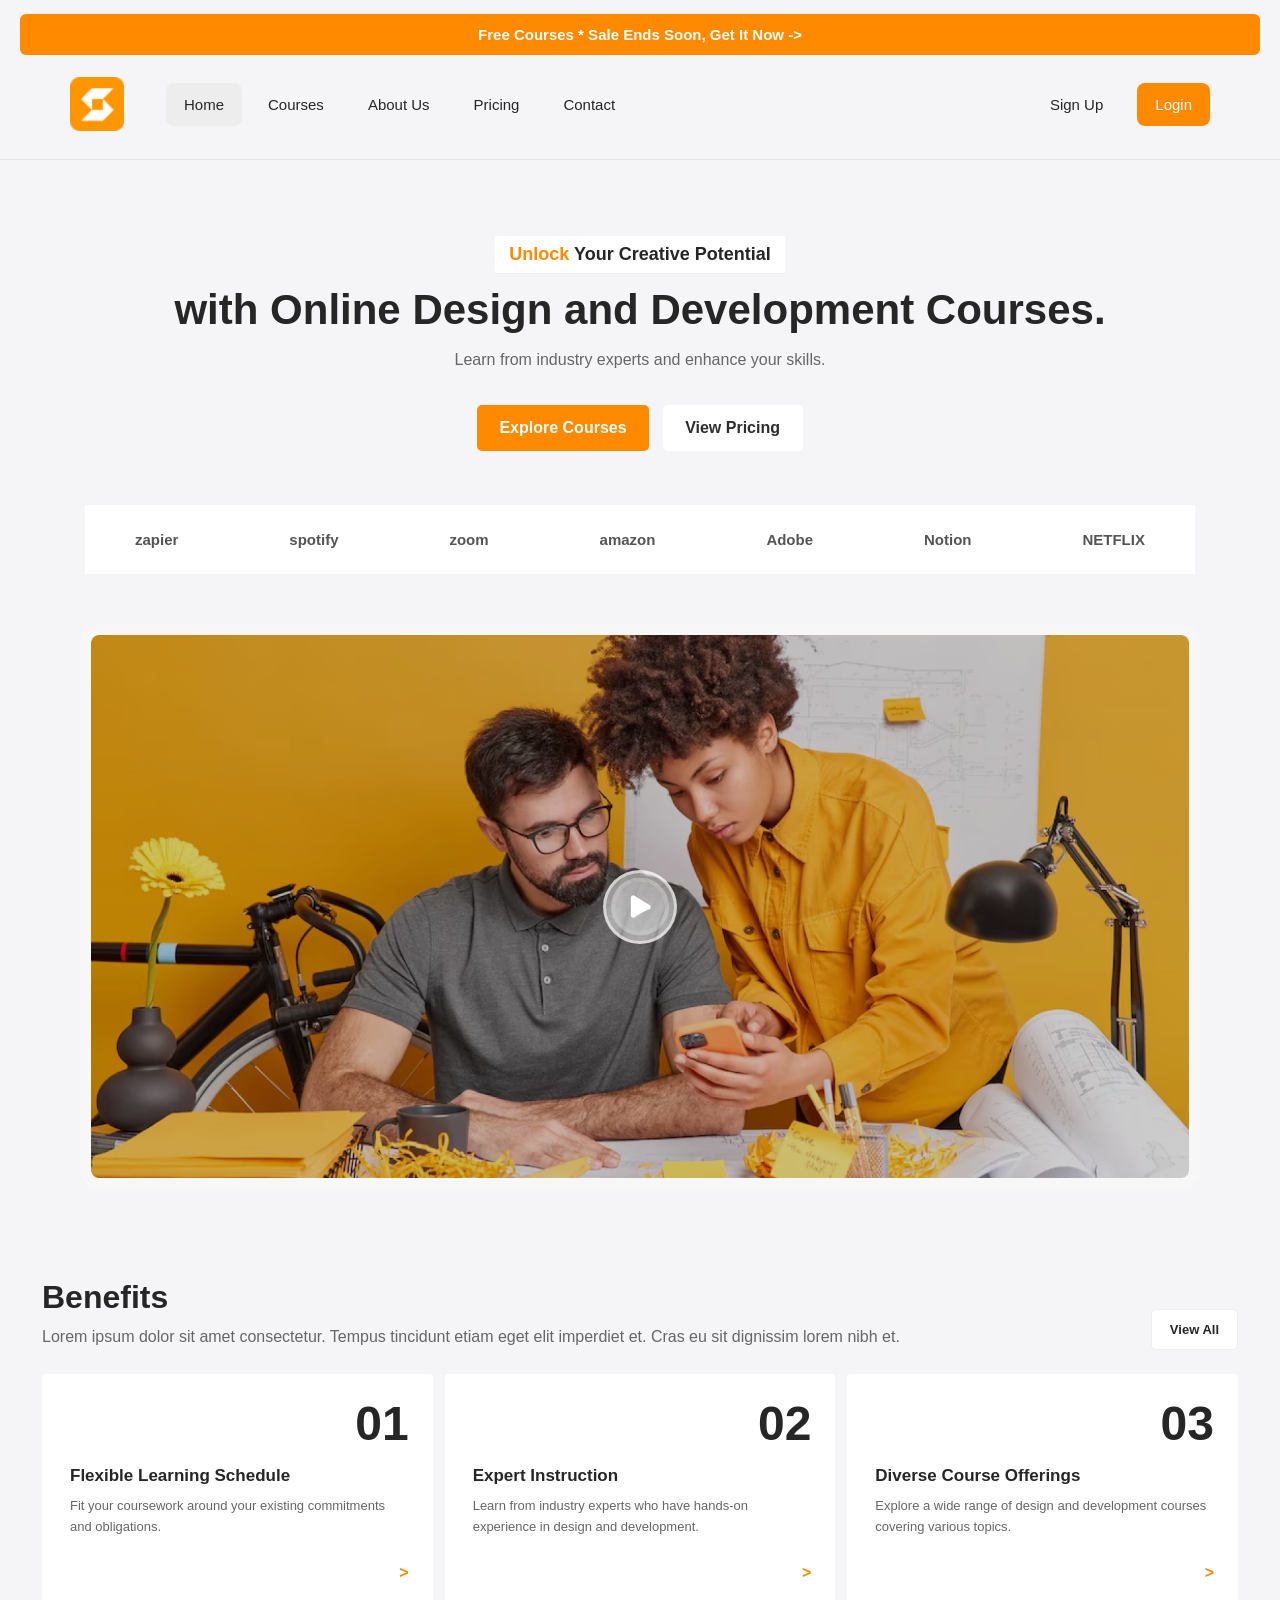
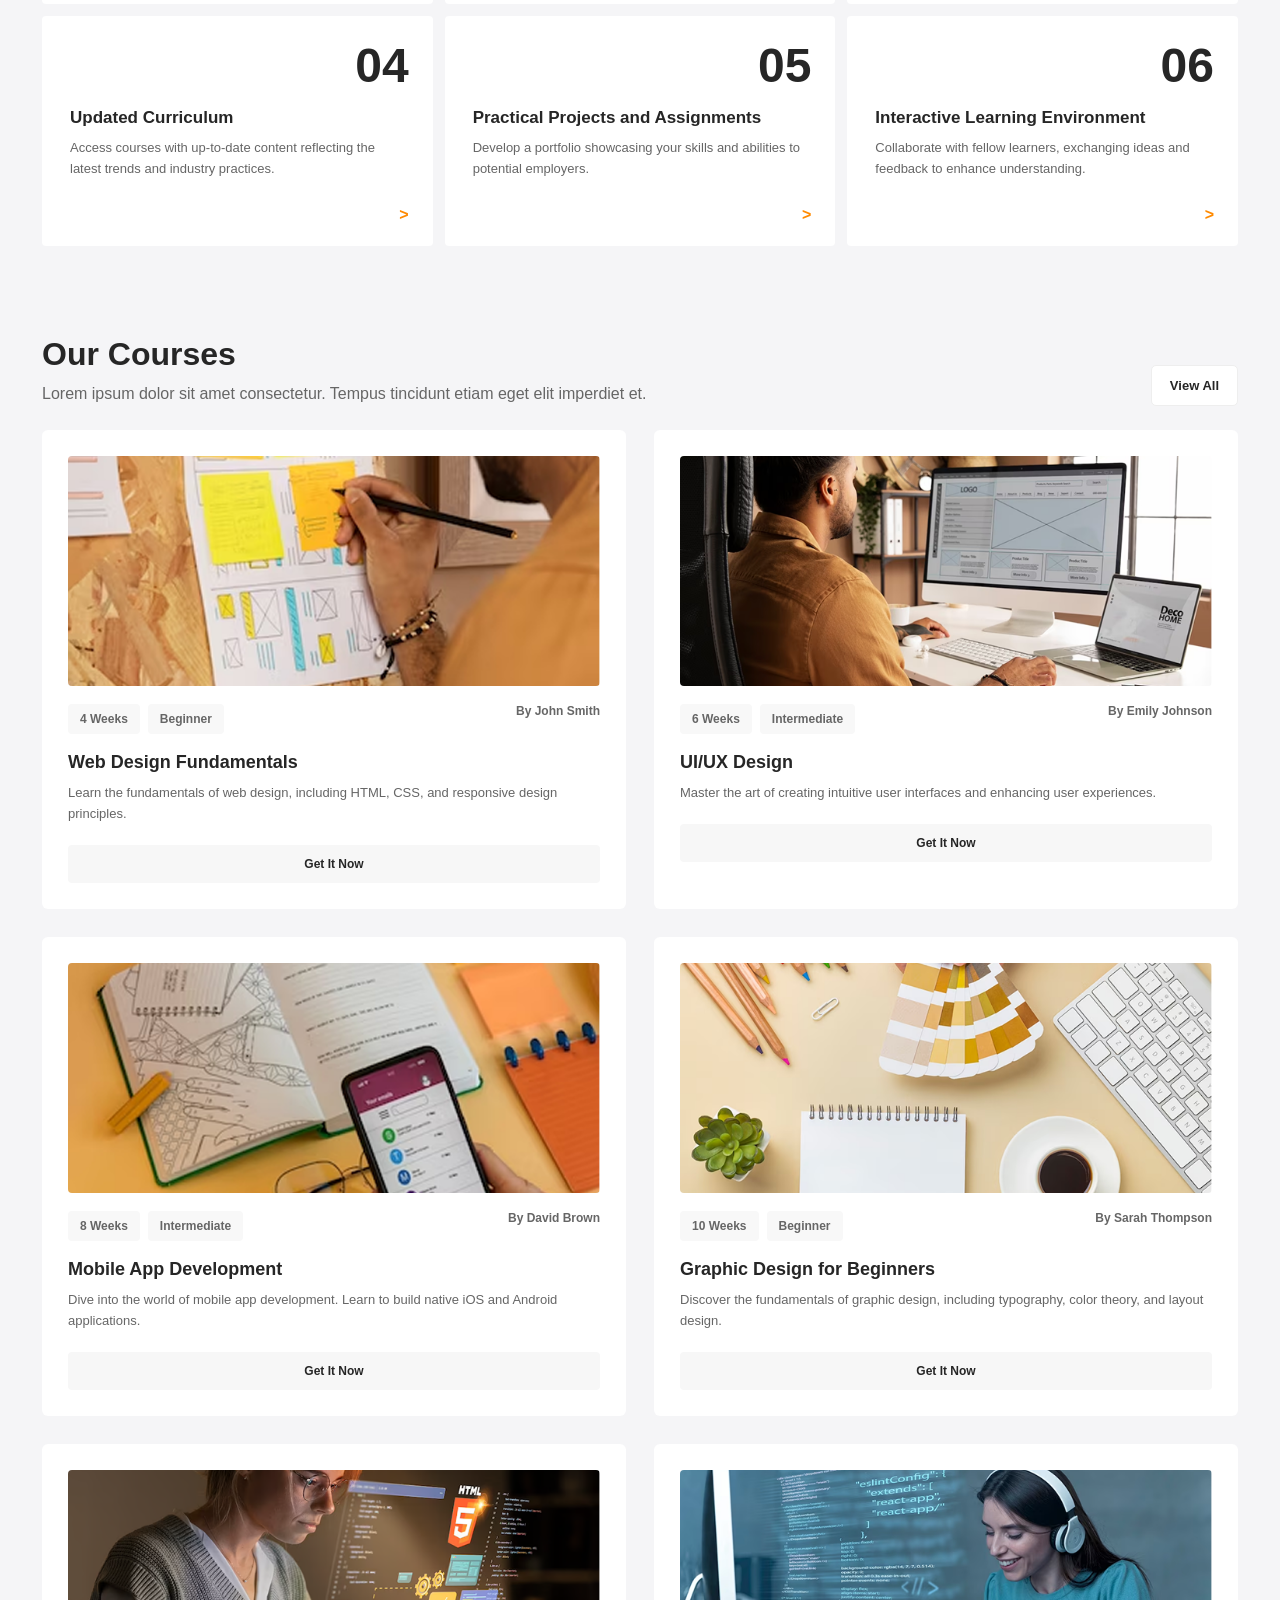
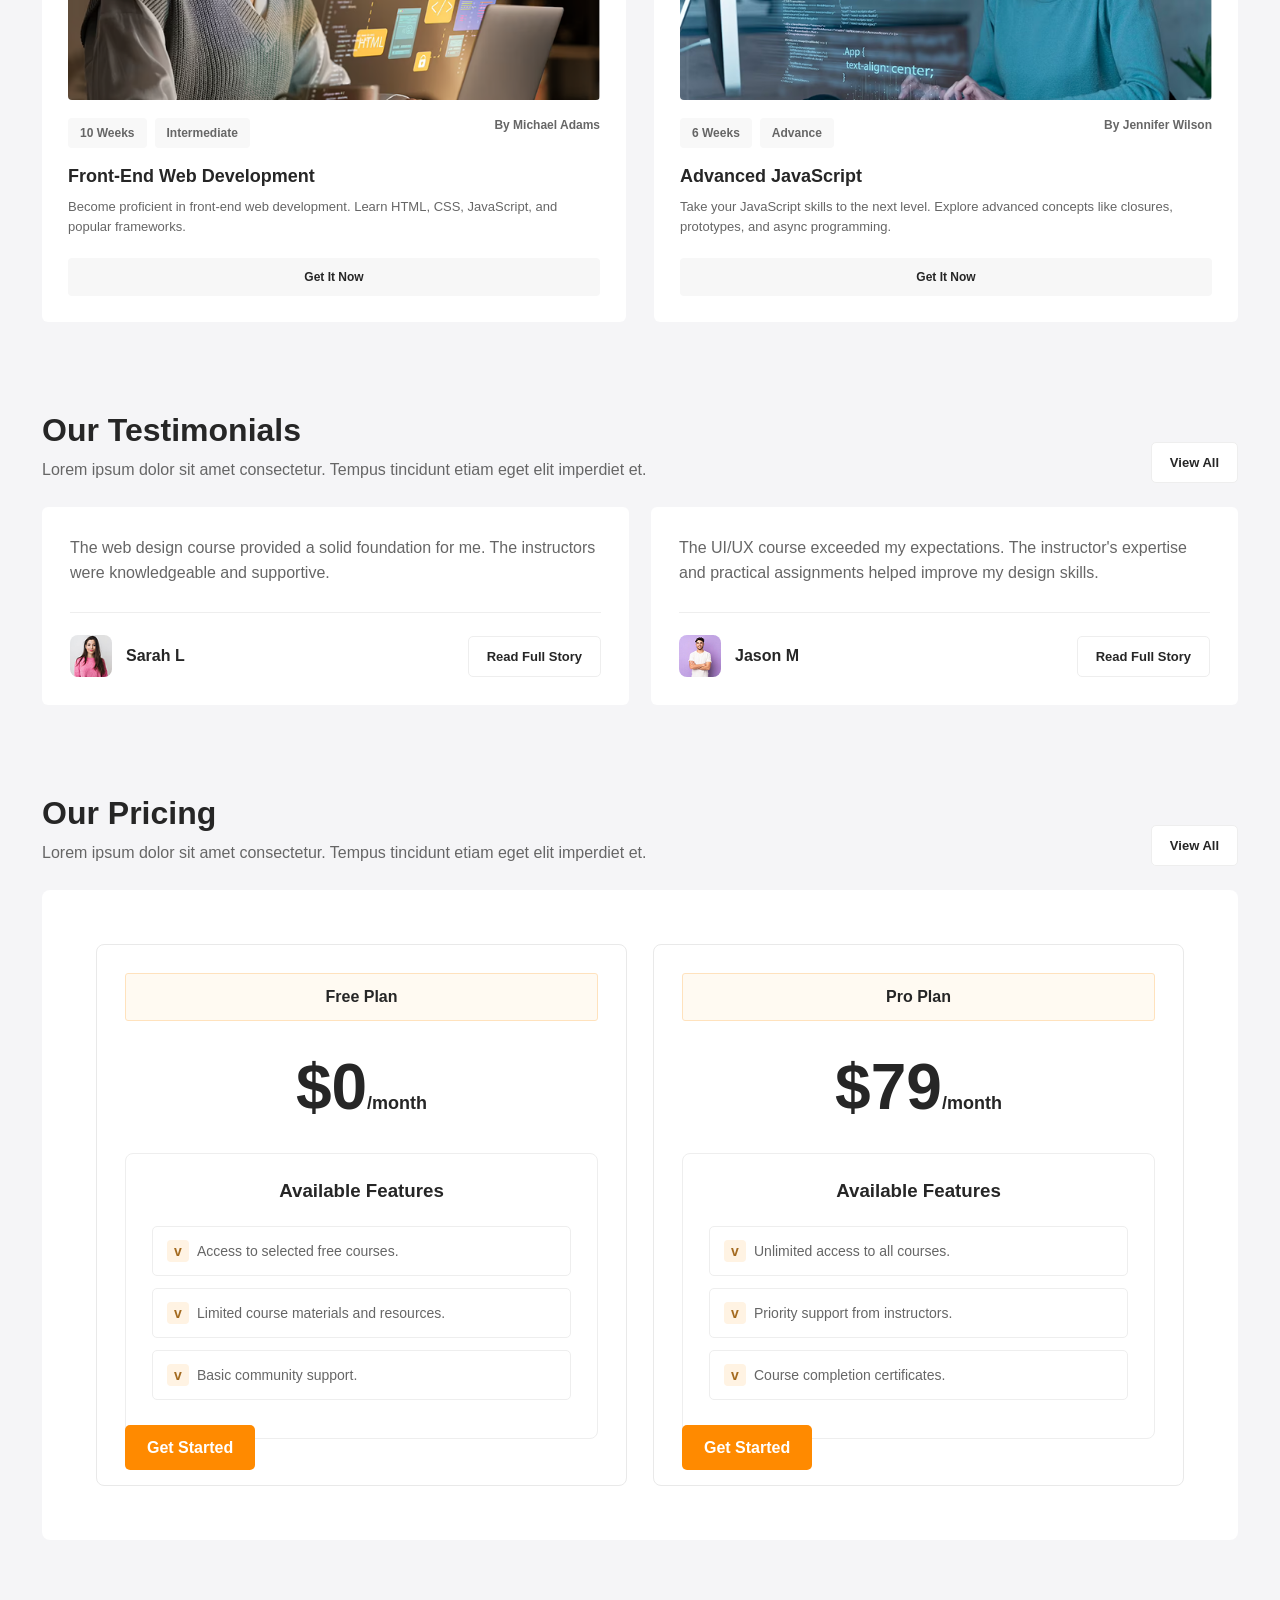
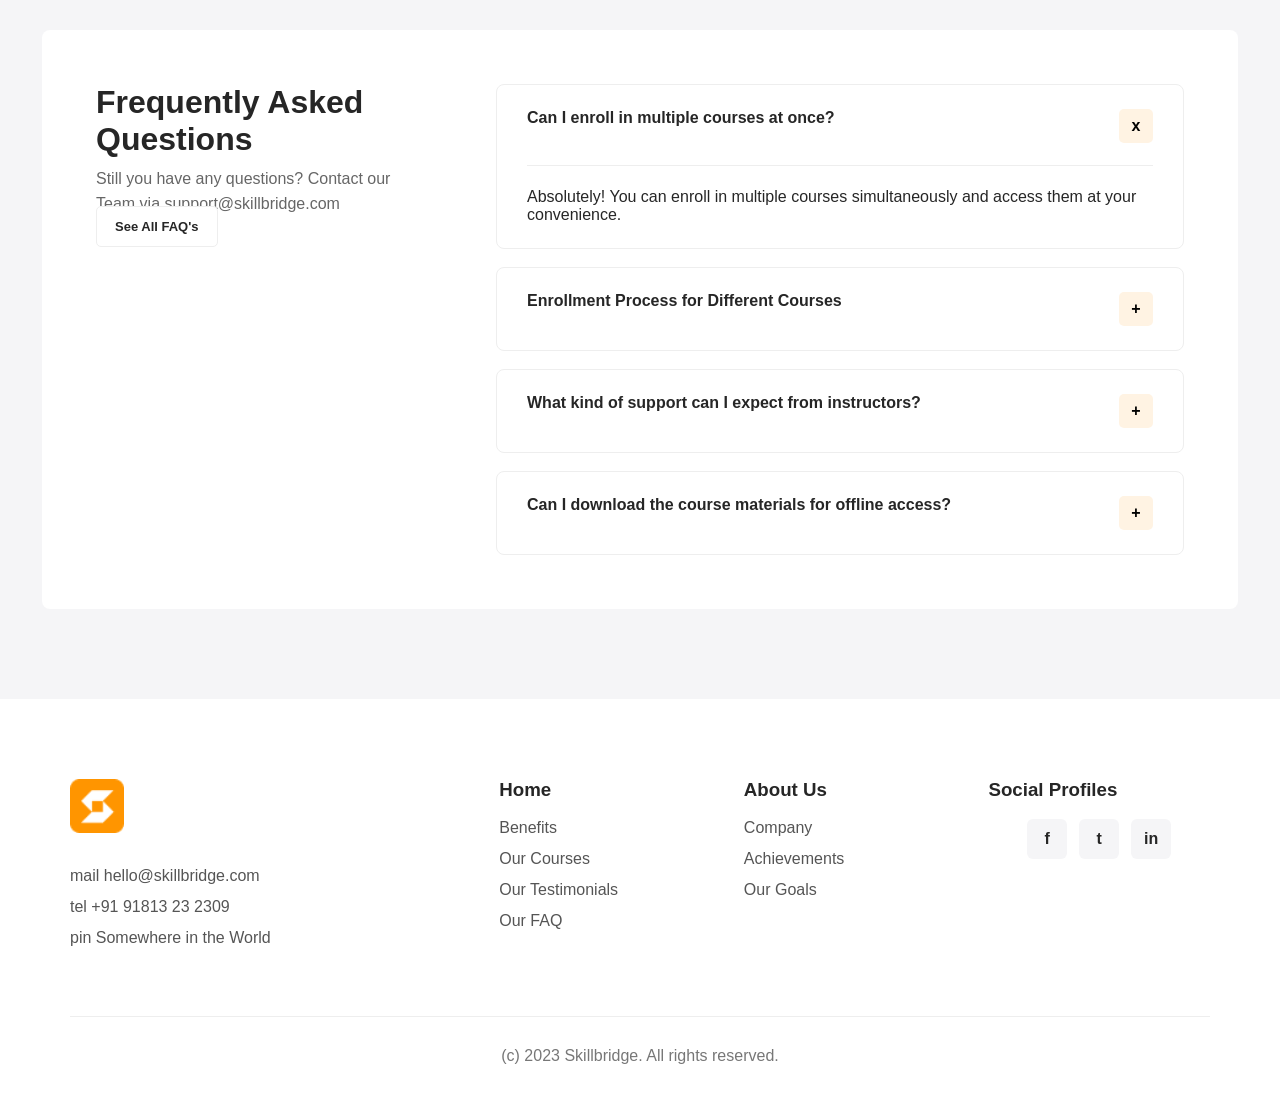
<file: index.html>
<!doctype html>
<html lang="en">
<head>
    <meta charset="UTF-8">
    <meta name="viewport" content="width=device-width, initial-scale=1.0">
    <title>Skillbridge - Home</title>
    <link rel="stylesheet" href="assets/css/style.css">
</head>
<body>
    <div class="promo">Free Courses * Sale Ends Soon, Get It Now -></div>
    <div class="head">
        <div class="head-left">
            <a href="index.html"><img class="logo" src="assets/img/logo.png" alt="Skillbridge logo"></a>
            <div class="nav">
                <a class="active" href="index.html">Home</a>
                <a href="courses.html">Courses</a>
                <a href="about.html">About Us</a>
                <a href="pricing.html">Pricing</a>
                <a href="contact.html">Contact</a>
            </div>
        </div>
        <div class="auth">
            <a href="signup.html">Sign Up</a>
            <a class="login-btn" href="login.html">Login</a>
            <button class="burger" type="button"><span></span><span></span><span></span></button>
        </div>
    </div>
    <div class="mobile-menu">
        <a href="index.html">Home</a>
        <a href="courses.html">Courses</a>
        <a href="about.html">About Us</a>
        <a href="pricing.html">Pricing</a>
        <a href="contact.html">Contact</a>
    </div>

    <div class="home-hero">
        <div class="small-title"><span class="orange">Unlock</span> Your Creative Potential</div>
        <h1>with Online Design and Development Courses.</h1>
        <p>Learn from industry experts and enhance your skills.</p>
        <div class="btn-row">
            <a class="btn" href="courses.html">Explore Courses</a>
            <a class="btn light" href="pricing.html">View Pricing</a>
        </div>
    </div>

    <div class="brands">
        <span>zapier</span>
        <span>spotify</span>
        <span>zoom</span>
        <span>amazon</span>
        <span>Adobe</span>
        <span>Notion</span>
        <span>NETFLIX</span>
    </div>

    <div class="video-box">
        <img src="assets/img/video-home.png" alt="Students learning design">
        <div class="play">></div>
    </div>

    <div class="wrap">
        <div class="part">
            <div class="part-head">
                <div>
                    <h2>Benefits</h2>
                    <p>Lorem ipsum dolor sit amet consectetur. Tempus tincidunt etiam eget elit imperdiet et. Cras eu sit dignissim lorem nibh et.</p>
                </div>
                <a class="small-link" href="about.html">View All</a>
            </div>
            <div class="benefits">
                <div class="benefit">
                    <div class="num">01</div>
                    <h3>Flexible Learning Schedule</h3>
                    <p>Fit your coursework around your existing commitments and obligations.</p>
                    <a class="tiny-go" href="courses.html">></a>
                </div>
                <div class="benefit">
                    <div class="num">02</div>
                    <h3>Expert Instruction</h3>
                    <p>Learn from industry experts who have hands-on experience in design and development.</p>
                    <a class="tiny-go" href="courses.html">></a>
                </div>
                <div class="benefit">
                    <div class="num">03</div>
                    <h3>Diverse Course Offerings</h3>
                    <p>Explore a wide range of design and development courses covering various topics.</p>
                    <a class="tiny-go" href="courses.html">></a>
                </div>
                <div class="benefit">
                    <div class="num">04</div>
                    <h3>Updated Curriculum</h3>
                    <p>Access courses with up-to-date content reflecting the latest trends and industry practices.</p>
                    <a class="tiny-go" href="courses.html">></a>
                </div>
                <div class="benefit">
                    <div class="num">05</div>
                    <h3>Practical Projects and Assignments</h3>
                    <p>Develop a portfolio showcasing your skills and abilities to potential employers.</p>
                    <a class="tiny-go" href="courses.html">></a>
                </div>
                <div class="benefit">
                    <div class="num">06</div>
                    <h3>Interactive Learning Environment</h3>
                    <p>Collaborate with fellow learners, exchanging ideas and feedback to enhance understanding.</p>
                    <a class="tiny-go" href="courses.html">></a>
                </div>
            </div>
        </div>

        <div class="part">
            <div class="part-head">
                <div>
                    <h2>Our Courses</h2>
                    <p>Lorem ipsum dolor sit amet consectetur. Tempus tincidunt etiam eget elit imperdiet et.</p>
                </div>
                <a class="small-link" href="courses.html">View All</a>
            </div>
            <div class="course-grid">
                <div class="course-card">
                    <img src="assets/img/wide-web.png" alt="Web design">
                    <div class="meta"><div class="tags"><span class="tag">4 Weeks</span><span class="tag">Beginner</span></div><span>By John Smith</span></div>
                    <h3>Web Design Fundamentals</h3>
                    <p>Learn the fundamentals of web design, including HTML, CSS, and responsive design principles.</p>
                    <a class="mini-btn" href="course-open.html">Get It Now</a>
                </div>
                <div class="course-card">
                    <img src="assets/img/wide-ui.png" alt="UI design">
                    <div class="meta"><div class="tags"><span class="tag">6 Weeks</span><span class="tag">Intermediate</span></div><span>By Emily Johnson</span></div>
                    <h3>UI/UX Design</h3>
                    <p>Master the art of creating intuitive user interfaces and enhancing user experiences.</p>
                    <a class="mini-btn" href="course-open.html">Get It Now</a>
                </div>
                <div class="course-card">
                    <img src="assets/img/wide-mobile.png" alt="Mobile app">
                    <div class="meta"><div class="tags"><span class="tag">8 Weeks</span><span class="tag">Intermediate</span></div><span>By David Brown</span></div>
                    <h3>Mobile App Development</h3>
                    <p>Dive into the world of mobile app development. Learn to build native iOS and Android applications.</p>
                    <a class="mini-btn" href="course-open.html">Get It Now</a>
                </div>
                <div class="course-card">
                    <img src="assets/img/wide-graphic.png" alt="Graphic design">
                    <div class="meta"><div class="tags"><span class="tag">10 Weeks</span><span class="tag">Beginner</span></div><span>By Sarah Thompson</span></div>
                    <h3>Graphic Design for Beginners</h3>
                    <p>Discover the fundamentals of graphic design, including typography, color theory, and layout design.</p>
                    <a class="mini-btn" href="course-open.html">Get It Now</a>
                </div>
                <div class="course-card">
                    <img src="assets/img/wide-front.png" alt="Frontend course">
                    <div class="meta"><div class="tags"><span class="tag">10 Weeks</span><span class="tag">Intermediate</span></div><span>By Michael Adams</span></div>
                    <h3>Front-End Web Development</h3>
                    <p>Become proficient in front-end web development. Learn HTML, CSS, JavaScript, and popular frameworks.</p>
                    <a class="mini-btn" href="course-open.html">Get It Now</a>
                </div>
                <div class="course-card">
                    <img src="assets/img/wide-js.png" alt="Advanced JavaScript">
                    <div class="meta"><div class="tags"><span class="tag">6 Weeks</span><span class="tag">Advance</span></div><span>By Jennifer Wilson</span></div>
                    <h3>Advanced JavaScript</h3>
                    <p>Take your JavaScript skills to the next level. Explore advanced concepts like closures, prototypes, and async programming.</p>
                    <a class="mini-btn" href="course-open.html">Get It Now</a>
                </div>
            </div>
        </div>

        <div class="part">
            <div class="part-head">
                <div>
                    <h2>Our Testimonials</h2>
                    <p>Lorem ipsum dolor sit amet consectetur. Tempus tincidunt etiam eget elit imperdiet et.</p>
                </div>
                <a class="small-link" href="login.html">View All</a>
            </div>
            <div class="story-grid">
                <div class="story">
                    <p>The web design course provided a solid foundation for me. The instructors were knowledgeable and supportive.</p>
                    <div class="person"><div class="person-left"><img src="assets/img/avatar-sarah.png" alt="Sarah">Sarah L</div><a class="small-link" href="login.html">Read Full Story</a></div>
                </div>
                <div class="story">
                    <p>The UI/UX course exceeded my expectations. The instructor's expertise and practical assignments helped improve my design skills.</p>
                    <div class="person"><div class="person-left"><img src="assets/img/avatar-jason.png" alt="Jason">Jason M</div><a class="small-link" href="login.html">Read Full Story</a></div>
                </div>
            </div>
        </div>

        <div class="part">
            <div class="part-head">
                <div>
                    <h2>Our Pricing</h2>
                    <p>Lorem ipsum dolor sit amet consectetur. Tempus tincidunt etiam eget elit imperdiet et.</p>
                </div>
                <a class="small-link" href="pricing.html">View All</a>
            </div>
            <div class="price-panel">
                <div class="price-grid">
                    <div class="price-card">
                        <div class="price-name">Free Plan</div>
                        <div class="money">$0<small>/month</small></div>
                        <div class="features">
                            <h3>Available Features</h3>
                            <div class="feature"><span class="check">v</span>Access to selected free courses.</div>
                            <div class="feature"><span class="check">v</span>Limited course materials and resources.</div>
                            <div class="feature"><span class="check">v</span>Basic community support.</div>
                        </div>
                        <a class="btn full" href="signup.html">Get Started</a>
                    </div>
                    <div class="price-card">
                        <div class="price-name">Pro Plan</div>
                        <div class="money">$79<small>/month</small></div>
                        <div class="features">
                            <h3>Available Features</h3>
                            <div class="feature"><span class="check">v</span>Unlimited access to all courses.</div>
                            <div class="feature"><span class="check">v</span>Priority support from instructors.</div>
                            <div class="feature"><span class="check">v</span>Course completion certificates.</div>
                        </div>
                        <a class="btn full" href="signup.html">Get Started</a>
                    </div>
                </div>
            </div>
        </div>

        <div class="part" style="margin-bottom: 90px;">
            <div class="faq-panel">
                <div>
                    <h2>Frequently Asked Questions</h2>
                    <p>Still you have any questions? Contact our Team via support@skillbridge.com</p>
                    <a class="small-link" href="contact.html">See All FAQ's</a>
                </div>
                <div class="faq-list">
                    <div class="faq-item open">
                        <div class="faq-q">Can I enroll in multiple courses at once?<button class="faq-icon" type="button">x</button></div>
                        <div class="faq-answer">Absolutely! You can enroll in multiple courses simultaneously and access them at your convenience.</div>
                    </div>
                    <div class="faq-item">
                        <div class="faq-q">Enrollment Process for Different Courses<button class="faq-icon" type="button">+</button></div>
                        <div class="faq-answer">Choose a course, open the course page, and click Get Started.</div>
                    </div>
                    <div class="faq-item">
                        <div class="faq-q">What kind of support can I expect from instructors?<button class="faq-icon" type="button">+</button></div>
                        <div class="faq-answer">Students can ask questions, get feedback and review practical tasks.</div>
                    </div>
                    <div class="faq-item">
                        <div class="faq-q">Can I download the course materials for offline access?<button class="faq-icon" type="button">+</button></div>
                        <div class="faq-answer">Yes, paid plans include downloadable course materials.</div>
                    </div>
                </div>
            </div>
        </div>
    </div>

    <div class="foot">
        <div class="foot-inner">
            <div>
                <img class="foot-logo" src="assets/img/logo.png" alt="Skillbridge logo">
                <p>mail hello@skillbridge.com</p>
                <p>tel +91 91813 23 2309</p>
                <p>pin Somewhere in the World</p>
            </div>
            <div>
                <h3>Home</h3>
                <a href="index.html">Benefits</a>
                <a href="courses.html">Our Courses</a>
                <a href="index.html">Our Testimonials</a>
                <a href="pricing.html">Our FAQ</a>
            </div>
            <div>
                <h3>About Us</h3>
                <a href="about.html">Company</a>
                <a href="about.html">Achievements</a>
                <a href="about.html">Our Goals</a>
            </div>
            <div>
                <h3>Social Profiles</h3>
                <div class="socials"><span>f</span><span>t</span><span>in</span></div>
            </div>
        </div>
        <div class="copy">(c) 2023 Skillbridge. All rights reserved.</div>
    </div>
    <script src="assets/js/app.js"></script>
</body>
</html>
</file>
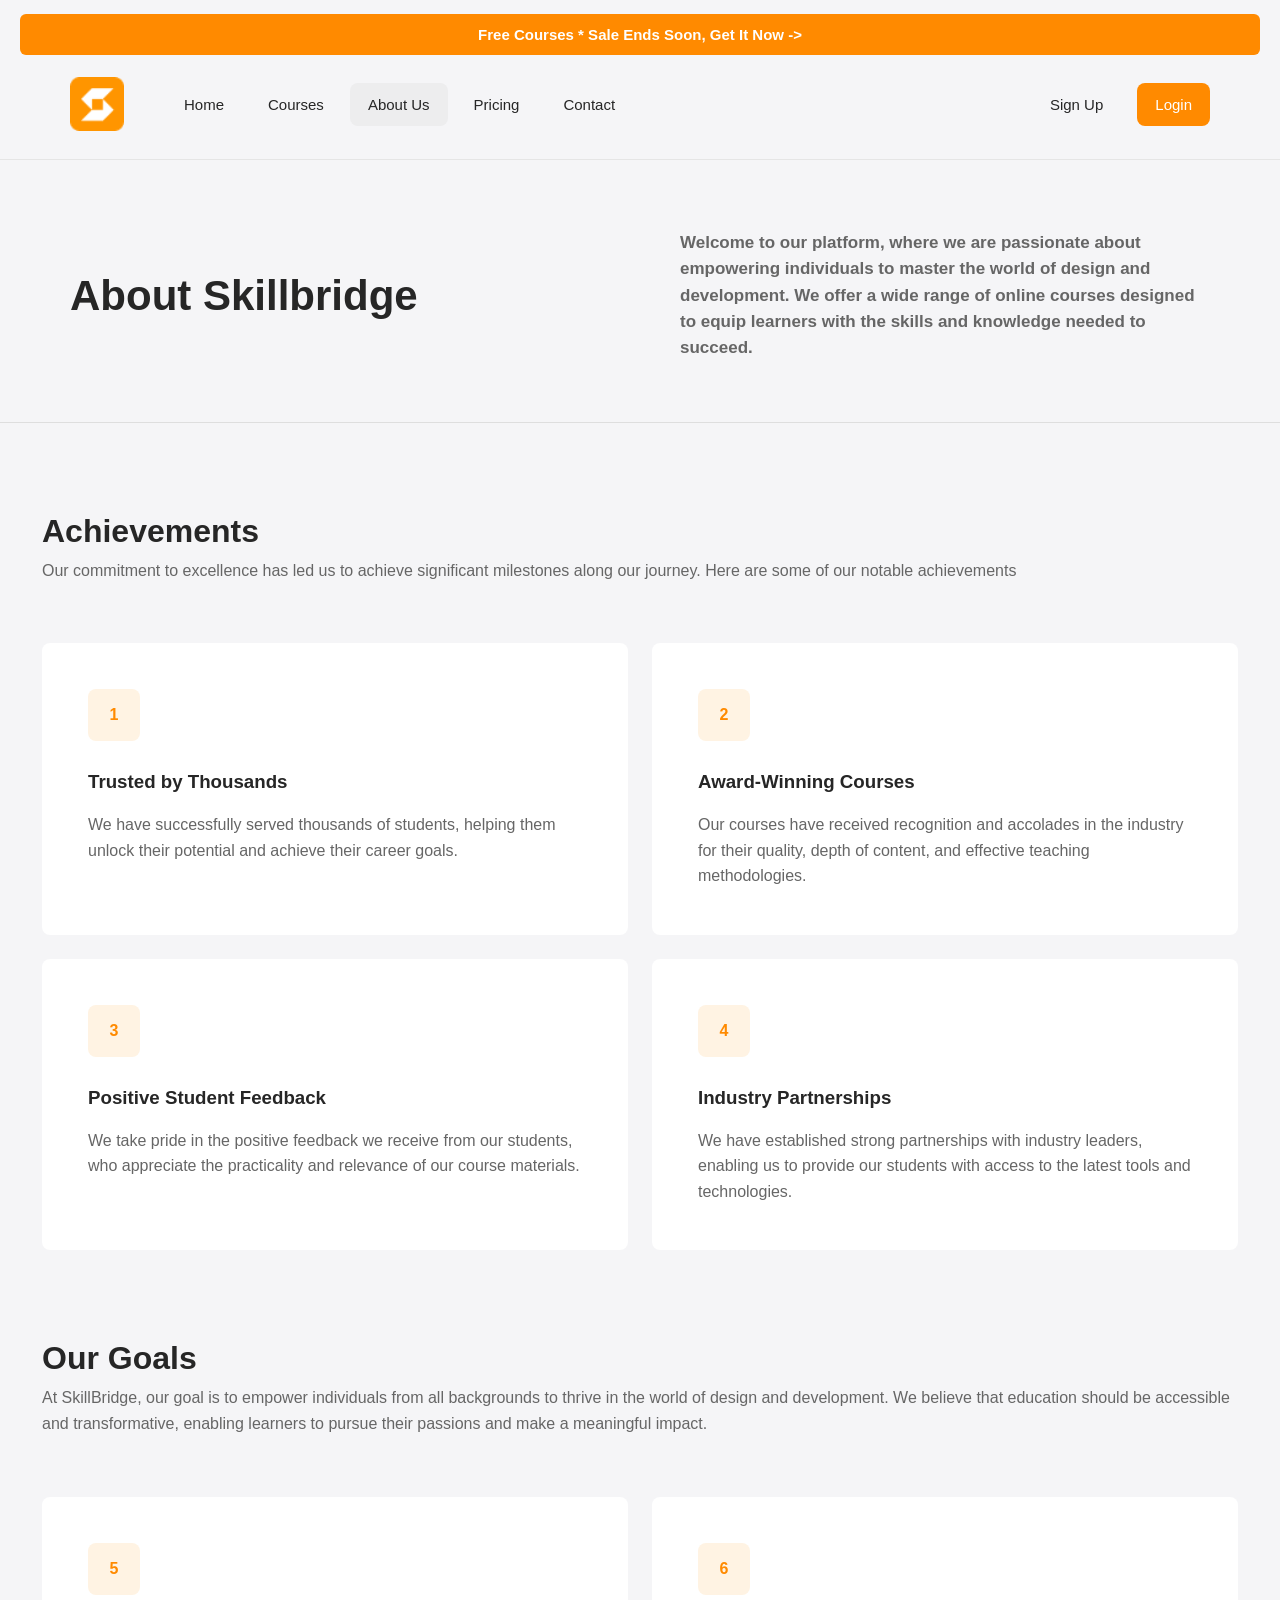
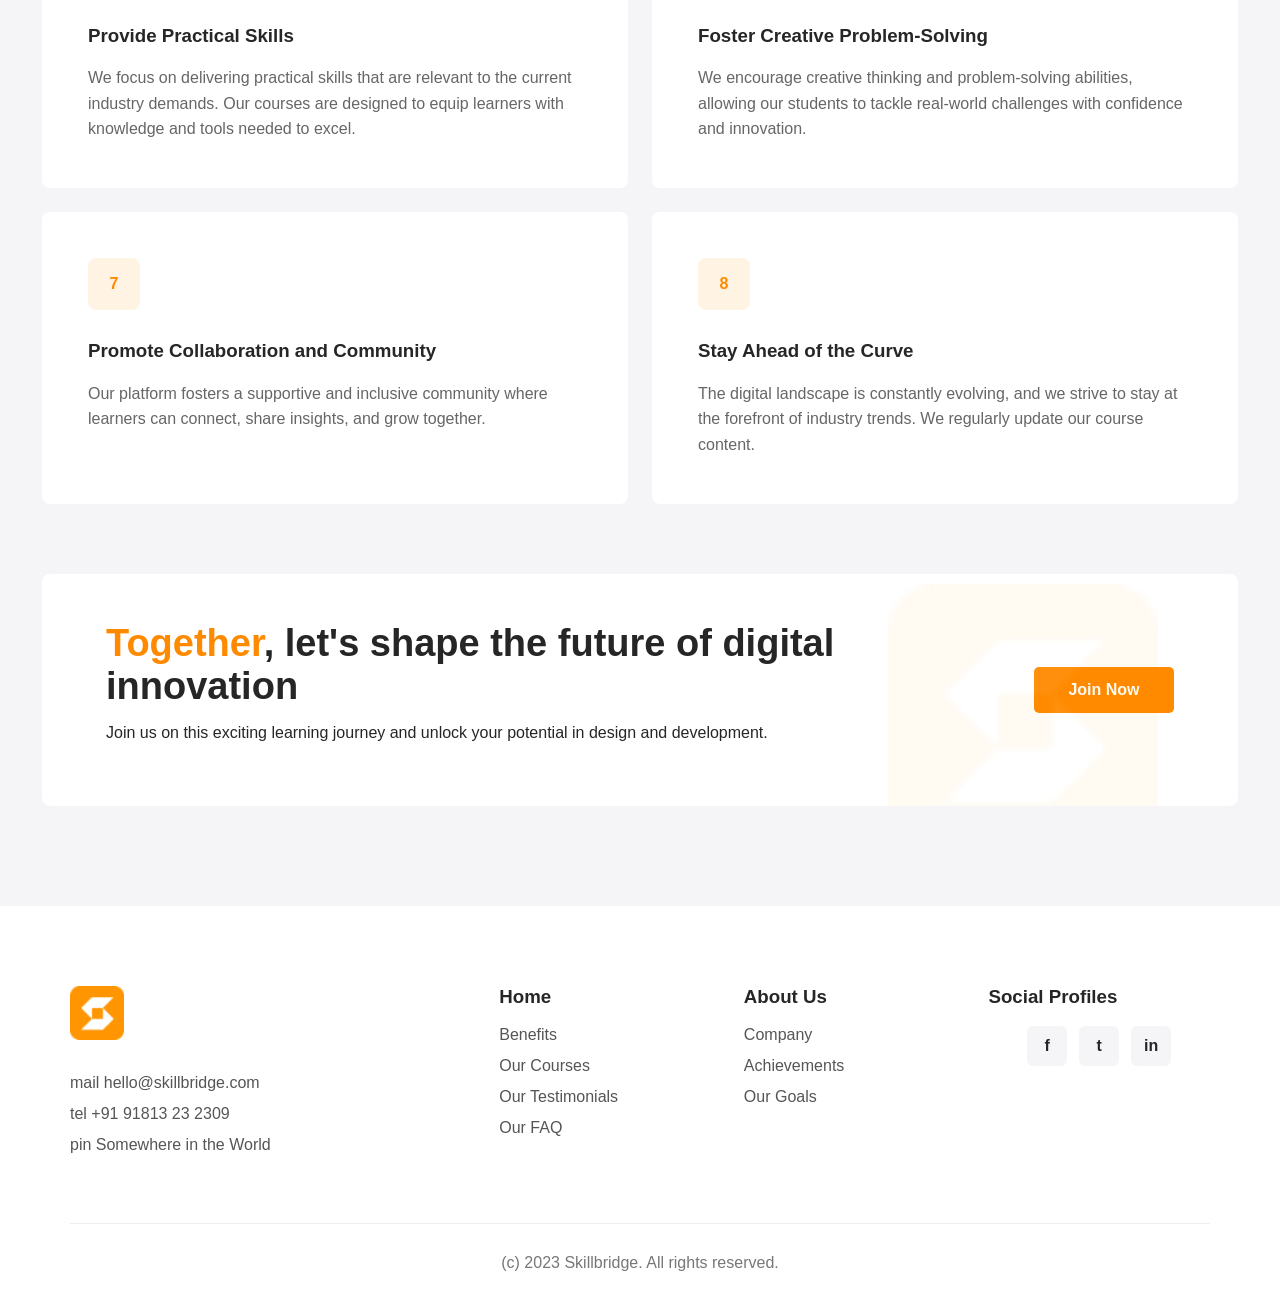
<file: about.html>
<!doctype html>
<html lang="en">
<head>
    <meta charset="UTF-8">
    <meta name="viewport" content="width=device-width, initial-scale=1.0">
    <title>Skillbridge - About</title>
    <link rel="stylesheet" href="assets/css/style.css">
</head>
<body>
    <div class="promo">Free Courses * Sale Ends Soon, Get It Now -></div>
    <div class="head">
        <div class="head-left">
            <a href="index.html"><img class="logo" src="assets/img/logo.png" alt="Skillbridge logo"></a>
            <div class="nav">
                <a href="index.html">Home</a>
                <a href="courses.html">Courses</a>
                <a class="active" href="about.html">About Us</a>
                <a href="pricing.html">Pricing</a>
                <a href="contact.html">Contact</a>
            </div>
        </div>
        <div class="auth">
            <a href="signup.html">Sign Up</a>
            <a class="login-btn" href="login.html">Login</a>
            <button class="burger" type="button"><span></span><span></span><span></span></button>
        </div>
    </div>
    <div class="mobile-menu">
        <a href="index.html">Home</a>
        <a href="courses.html">Courses</a>
        <a href="about.html">About Us</a>
        <a href="pricing.html">Pricing</a>
        <a href="contact.html">Contact</a>
    </div>

    <div class="split">
        <h1>About Skillbridge</h1>
        <p>Welcome to our platform, where we are passionate about empowering individuals to master the world of design and development. We offer a wide range of online courses designed to equip learners with the skills and knowledge needed to succeed.</p>
    </div>

    <div class="wrap">
        <div class="part">
            <h2>Achievements</h2>
            <p>Our commitment to excellence has led us to achieve significant milestones along our journey. Here are some of our notable achievements</p>
            <div class="about-grid">
                <div class="info-card"><div class="ico">1</div><h3>Trusted by Thousands</h3><p>We have successfully served thousands of students, helping them unlock their potential and achieve their career goals.</p></div>
                <div class="info-card"><div class="ico">2</div><h3>Award-Winning Courses</h3><p>Our courses have received recognition and accolades in the industry for their quality, depth of content, and effective teaching methodologies.</p></div>
                <div class="info-card"><div class="ico">3</div><h3>Positive Student Feedback</h3><p>We take pride in the positive feedback we receive from our students, who appreciate the practicality and relevance of our course materials.</p></div>
                <div class="info-card"><div class="ico">4</div><h3>Industry Partnerships</h3><p>We have established strong partnerships with industry leaders, enabling us to provide our students with access to the latest tools and technologies.</p></div>
            </div>
        </div>

        <div class="part">
            <h2>Our Goals</h2>
            <p>At SkillBridge, our goal is to empower individuals from all backgrounds to thrive in the world of design and development. We believe that education should be accessible and transformative, enabling learners to pursue their passions and make a meaningful impact.</p>
            <div class="about-grid">
                <div class="info-card"><div class="ico">5</div><h3>Provide Practical Skills</h3><p>We focus on delivering practical skills that are relevant to the current industry demands. Our courses are designed to equip learners with knowledge and tools needed to excel.</p></div>
                <div class="info-card"><div class="ico">6</div><h3>Foster Creative Problem-Solving</h3><p>We encourage creative thinking and problem-solving abilities, allowing our students to tackle real-world challenges with confidence and innovation.</p></div>
                <div class="info-card"><div class="ico">7</div><h3>Promote Collaboration and Community</h3><p>Our platform fosters a supportive and inclusive community where learners can connect, share insights, and grow together.</p></div>
                <div class="info-card"><div class="ico">8</div><h3>Stay Ahead of the Curve</h3><p>The digital landscape is constantly evolving, and we strive to stay at the forefront of industry trends. We regularly update our course content.</p></div>
            </div>
        </div>

        <div class="join">
            <div>
                <h2><span class="orange">Together</span>, let's shape the future of digital innovation</h2>
                <p>Join us on this exciting learning journey and unlock your potential in design and development.</p>
            </div>
            <a class="btn" href="signup.html">Join Now</a>
        </div>
    </div>

    <div class="foot">
        <div class="foot-inner">
            <div><img class="foot-logo" src="assets/img/logo.png" alt="Skillbridge logo"><p>mail hello@skillbridge.com</p><p>tel +91 91813 23 2309</p><p>pin Somewhere in the World</p></div>
            <div><h3>Home</h3><a href="index.html">Benefits</a><a href="courses.html">Our Courses</a><a href="index.html">Our Testimonials</a><a href="pricing.html">Our FAQ</a></div>
            <div><h3>About Us</h3><a href="about.html">Company</a><a href="about.html">Achievements</a><a href="about.html">Our Goals</a></div>
            <div><h3>Social Profiles</h3><div class="socials"><span>f</span><span>t</span><span>in</span></div></div>
        </div>
        <div class="copy">(c) 2023 Skillbridge. All rights reserved.</div>
    </div>
    <script src="assets/js/app.js"></script>
</body>
</html>
</file>
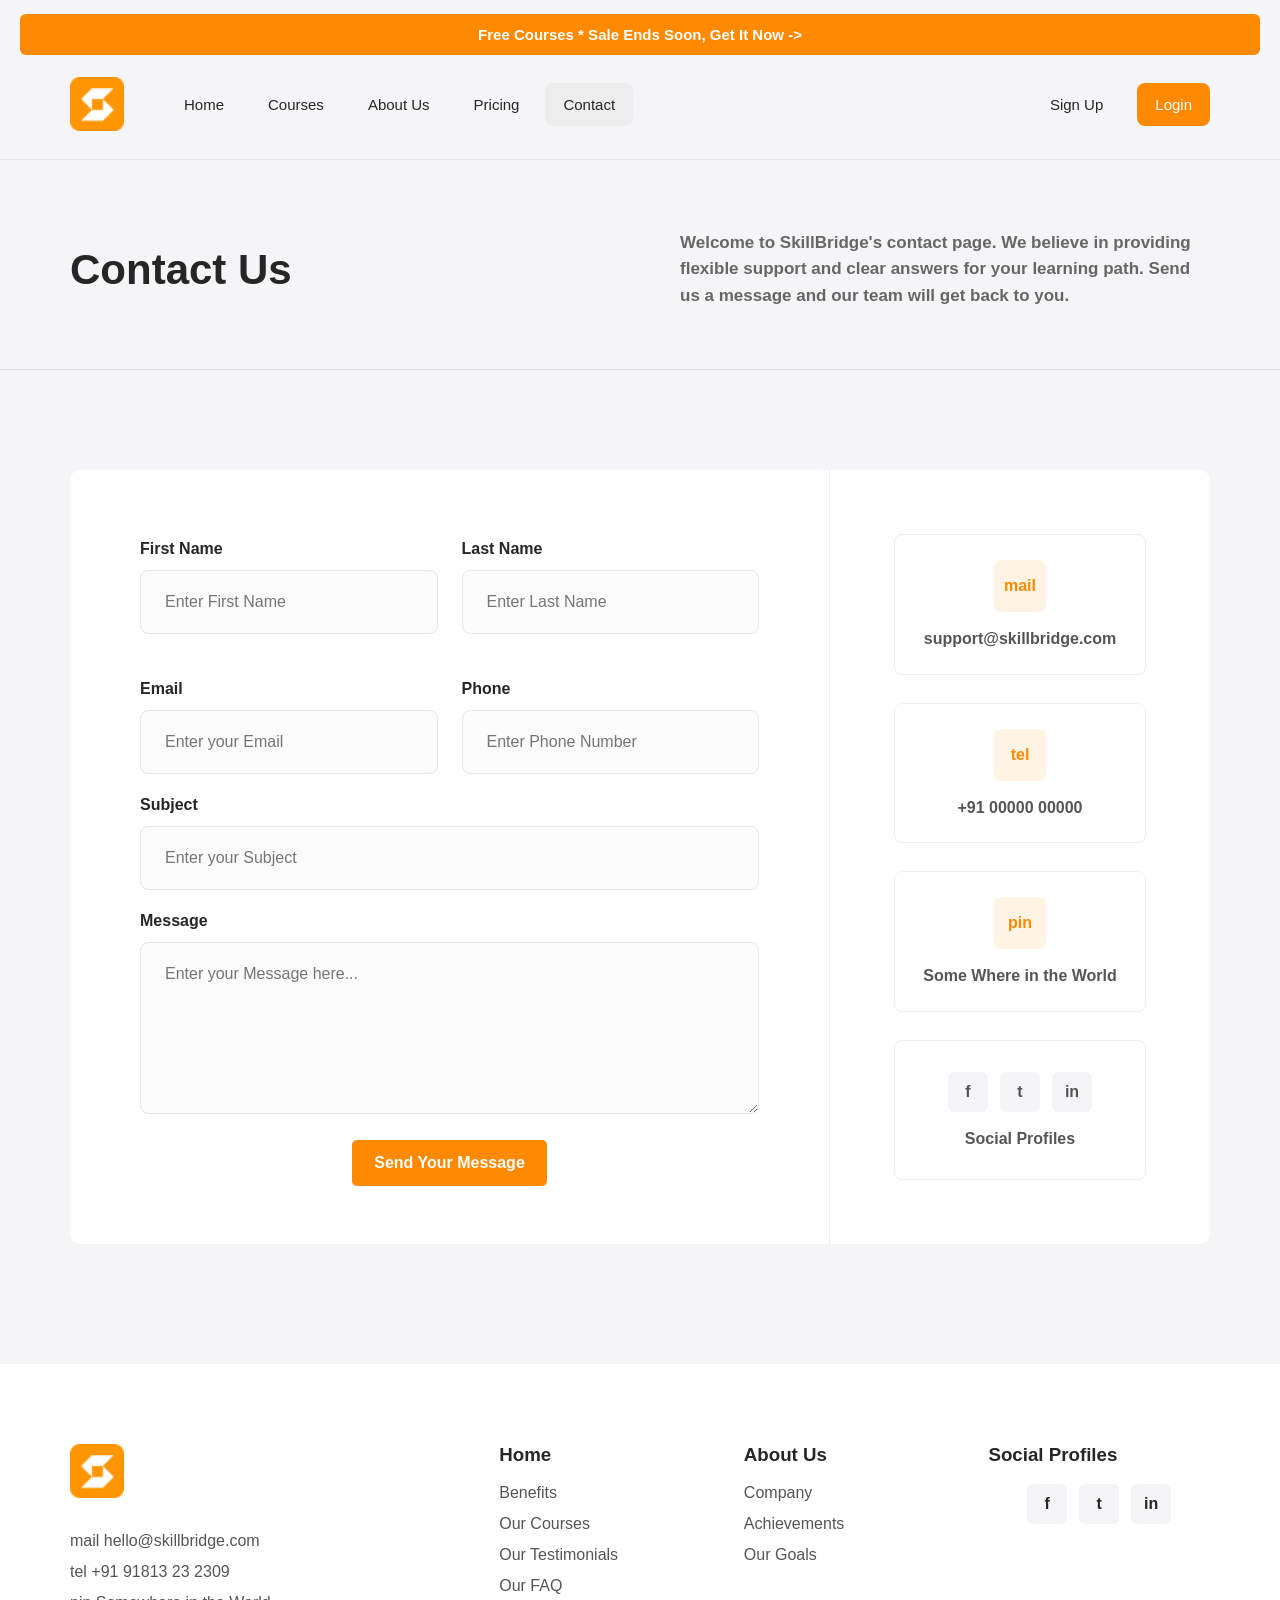
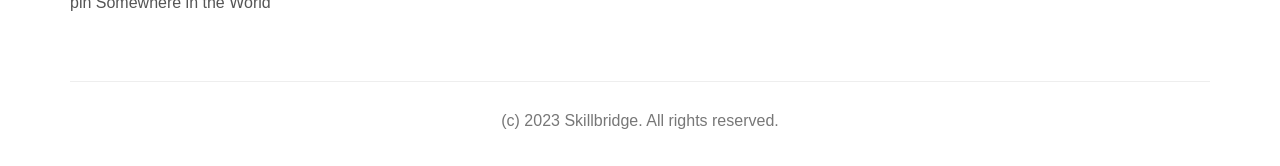
<file: contact.html>
<!doctype html>
<html lang="en">
<head>
    <meta charset="UTF-8">
    <meta name="viewport" content="width=device-width, initial-scale=1.0">
    <title>Skillbridge - Contact</title>
    <link rel="stylesheet" href="assets/css/style.css">
</head>
<body>
    <div class="promo">Free Courses * Sale Ends Soon, Get It Now -></div>
    <div class="head">
        <div class="head-left">
            <a href="index.html"><img class="logo" src="assets/img/logo.png" alt="Skillbridge logo"></a>
            <div class="nav">
                <a href="index.html">Home</a>
                <a href="courses.html">Courses</a>
                <a href="about.html">About Us</a>
                <a href="pricing.html">Pricing</a>
                <a class="active" href="contact.html">Contact</a>
            </div>
        </div>
        <div class="auth">
            <a href="signup.html">Sign Up</a>
            <a class="login-btn" href="login.html">Login</a>
            <button class="burger" type="button"><span></span><span></span><span></span></button>
        </div>
    </div>
    <div class="mobile-menu">
        <a href="index.html">Home</a>
        <a href="courses.html">Courses</a>
        <a href="about.html">About Us</a>
        <a href="pricing.html">Pricing</a>
        <a href="contact.html">Contact</a>
    </div>

    <div class="split">
        <h1>Contact Us</h1>
        <p>Welcome to SkillBridge's contact page. We believe in providing flexible support and clear answers for your learning path. Send us a message and our team will get back to you.</p>
    </div>

    <div class="contact-box">
        <div class="contact-card">
            <form class="contact-form">
                <div class="two-cols">
                    <div class="field"><label>First Name</label><input type="text" placeholder="Enter First Name"></div>
                    <div class="field"><label>Last Name</label><input type="text" placeholder="Enter Last Name"></div>
                    <div class="field"><label>Email</label><input type="email" placeholder="Enter your Email"></div>
                    <div class="field"><label>Phone</label><input type="text" placeholder="Enter Phone Number"></div>
                </div>
                <div class="field"><label>Subject</label><input type="text" placeholder="Enter your Subject"></div>
                <div class="field"><label>Message</label><textarea rows="7" placeholder="Enter your Message here..."></textarea></div>
                <div style="text-align:center;"><button class="btn" type="submit" data-text="Send Your Message">Send Your Message</button></div>
            </form>
            <div class="contact-side">
                <div class="contact-small"><div class="ico" style="margin:0;">mail</div><b>support@skillbridge.com</b></div>
                <div class="contact-small"><div class="ico" style="margin:0;">tel</div><b>+91 00000 00000</b></div>
                <div class="contact-small"><div class="ico" style="margin:0;">pin</div><b>Some Where in the World</b></div>
                <div class="contact-small"><div class="socials"><span>f</span><span>t</span><span>in</span></div><b>Social Profiles</b></div>
            </div>
        </div>
    </div>

    <div class="foot">
        <div class="foot-inner">
            <div><img class="foot-logo" src="assets/img/logo.png" alt="Skillbridge logo"><p>mail hello@skillbridge.com</p><p>tel +91 91813 23 2309</p><p>pin Somewhere in the World</p></div>
            <div><h3>Home</h3><a href="index.html">Benefits</a><a href="courses.html">Our Courses</a><a href="index.html">Our Testimonials</a><a href="pricing.html">Our FAQ</a></div>
            <div><h3>About Us</h3><a href="about.html">Company</a><a href="about.html">Achievements</a><a href="about.html">Our Goals</a></div>
            <div><h3>Social Profiles</h3><div class="socials"><span>f</span><span>t</span><span>in</span></div></div>
        </div>
        <div class="copy">(c) 2023 Skillbridge. All rights reserved.</div>
    </div>
    <script src="assets/js/app.js"></script>
</body>
</html>
</file>
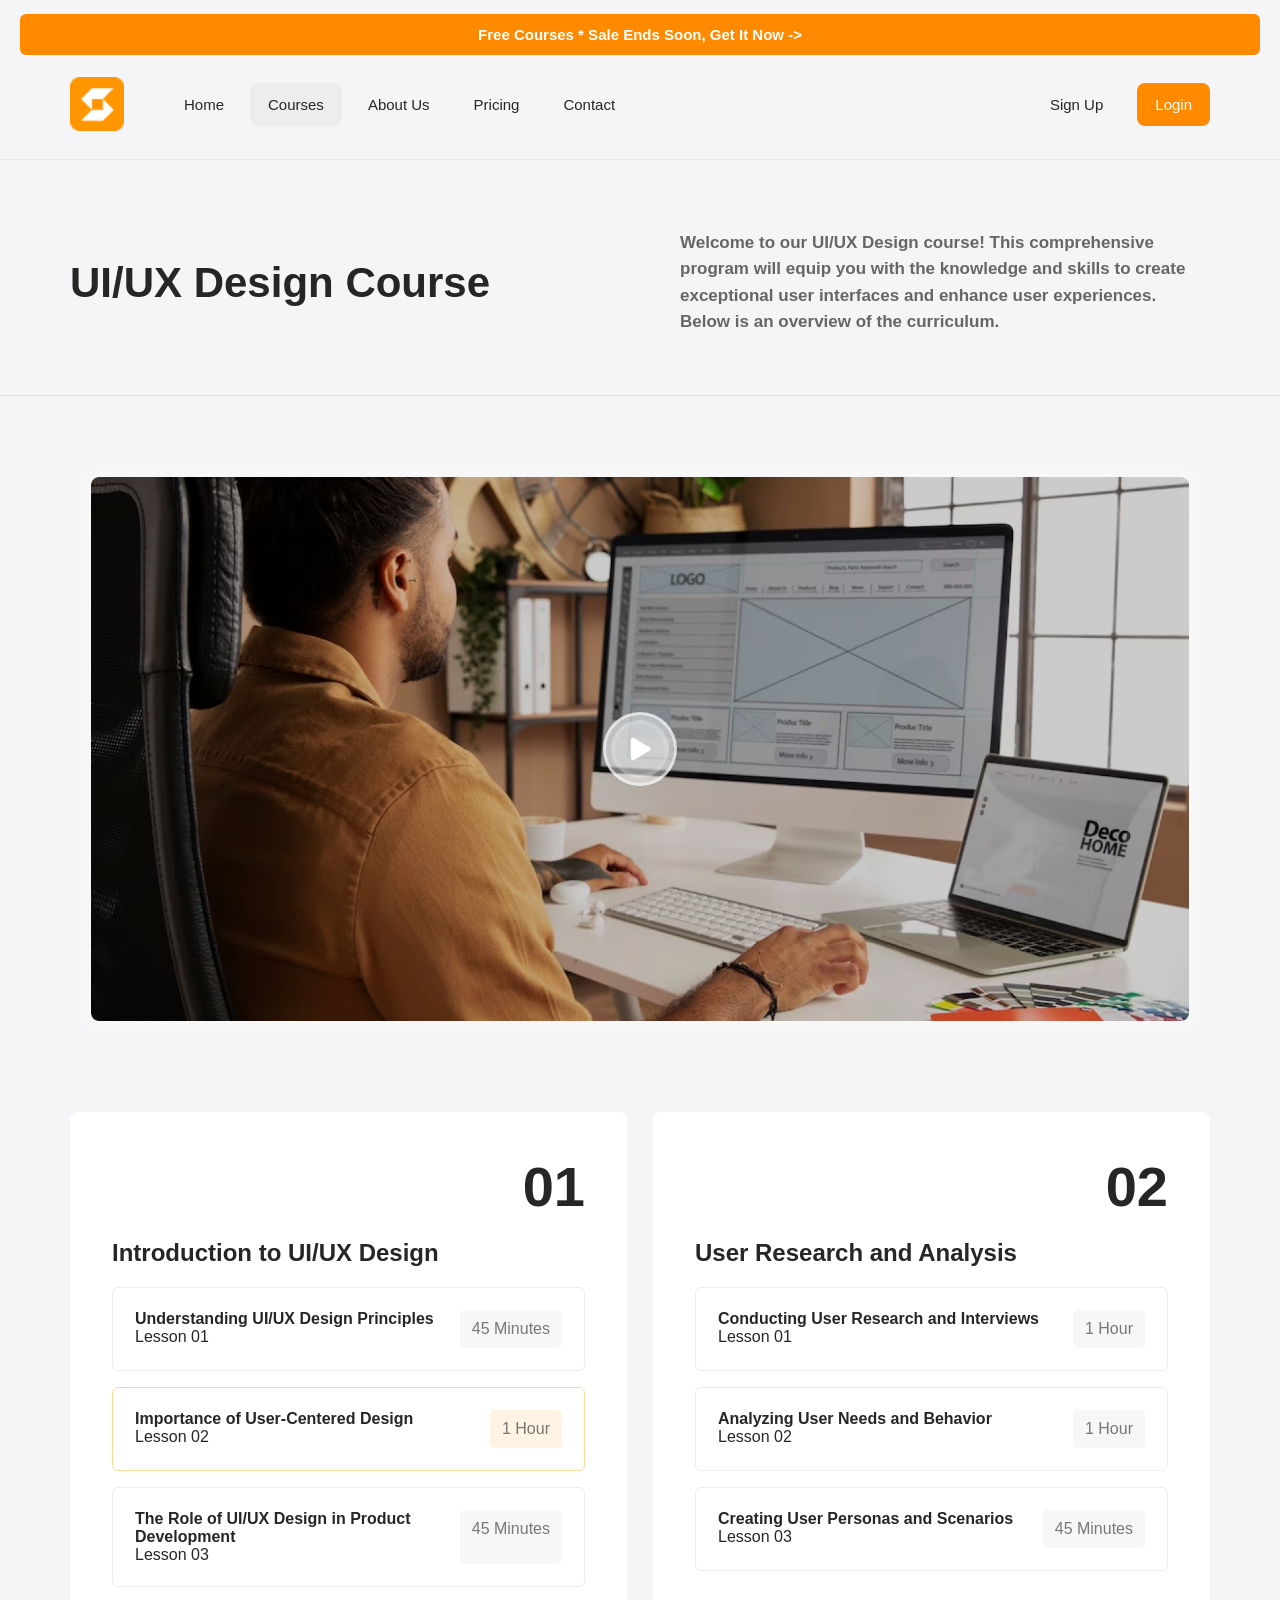
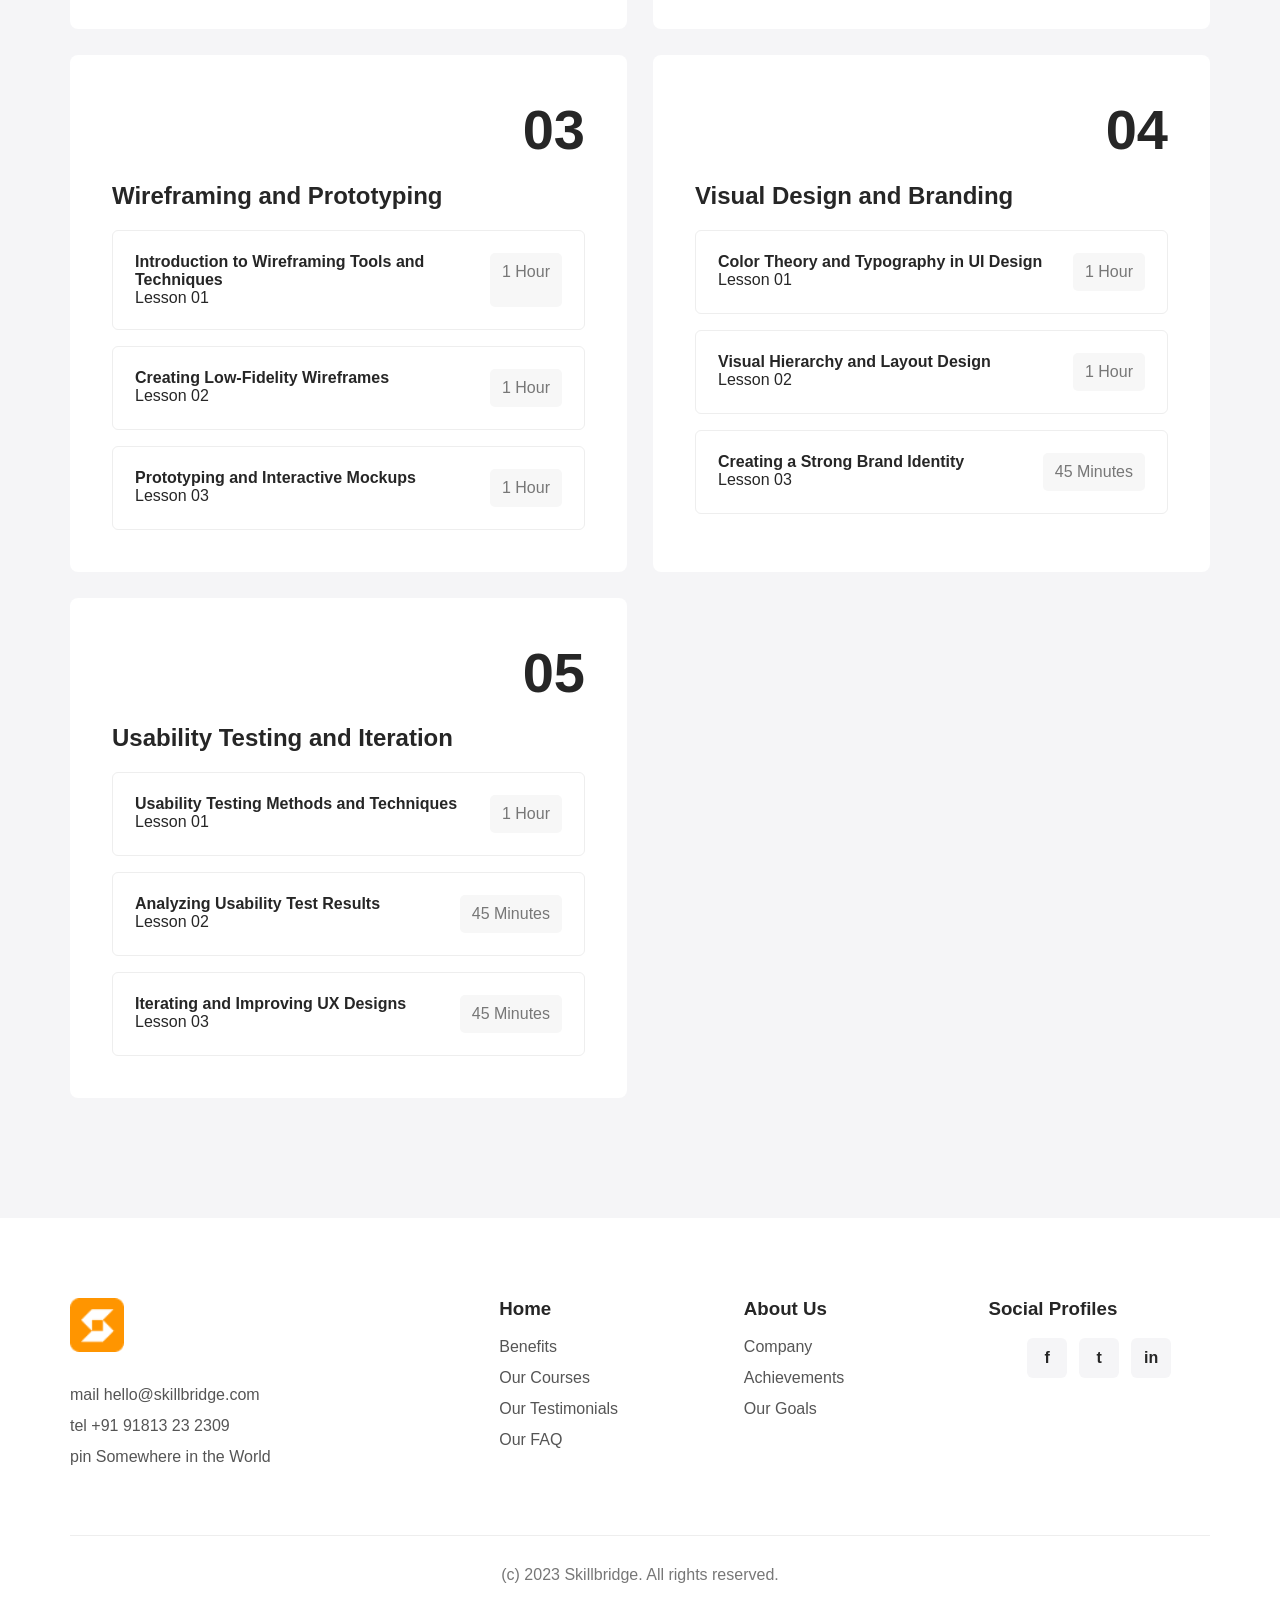
<file: course-open.html>
<!doctype html>
<html lang="en">
<head>
    <meta charset="UTF-8">
    <meta name="viewport" content="width=device-width, initial-scale=1.0">
    <title>Skillbridge - UI/UX Course</title>
    <link rel="stylesheet" href="assets/css/style.css">
</head>
<body>
    <div class="promo">Free Courses * Sale Ends Soon, Get It Now -></div>
    <div class="head">
        <div class="head-left">
            <a href="index.html"><img class="logo" src="assets/img/logo.png" alt="Skillbridge logo"></a>
            <div class="nav">
                <a href="index.html">Home</a>
                <a class="active" href="courses.html">Courses</a>
                <a href="about.html">About Us</a>
                <a href="pricing.html">Pricing</a>
                <a href="contact.html">Contact</a>
            </div>
        </div>
        <div class="auth">
            <a href="signup.html">Sign Up</a>
            <a class="login-btn" href="login.html">Login</a>
            <button class="burger" type="button"><span></span><span></span><span></span></button>
        </div>
    </div>
    <div class="mobile-menu">
        <a href="index.html">Home</a>
        <a href="courses.html">Courses</a>
        <a href="about.html">About Us</a>
        <a href="pricing.html">Pricing</a>
        <a href="contact.html">Contact</a>
    </div>

    <div class="split">
        <h1>UI/UX Design Course</h1>
        <p>Welcome to our UI/UX Design course! This comprehensive program will equip you with the knowledge and skills to create exceptional user interfaces and enhance user experiences. Below is an overview of the curriculum.</p>
    </div>

    <div class="open-video">
        <div class="video-box">
            <img src="assets/img/video-uiux.png" alt="UI UX course preview">
            <div class="play">></div>
        </div>
    </div>

    <div class="lesson-grid">
        <div class="lesson-box">
            <div class="lesson-num">01</div>
            <h2>Introduction to UI/UX Design</h2>
            <div class="lesson-row"><div><b>Understanding UI/UX Design Principles</b><br>Lesson 01</div><span class="time">45 Minutes</span></div>
            <div class="lesson-row" style="border-color:#ffd89c;"><div><b>Importance of User-Centered Design</b><br>Lesson 02</div><span class="time" style="background:#fff3e3;">1 Hour</span></div>
            <div class="lesson-row"><div><b>The Role of UI/UX Design in Product Development</b><br>Lesson 03</div><span class="time">45 Minutes</span></div>
        </div>
        <div class="lesson-box">
            <div class="lesson-num">02</div>
            <h2>User Research and Analysis</h2>
            <div class="lesson-row"><div><b>Conducting User Research and Interviews</b><br>Lesson 01</div><span class="time">1 Hour</span></div>
            <div class="lesson-row"><div><b>Analyzing User Needs and Behavior</b><br>Lesson 02</div><span class="time">1 Hour</span></div>
            <div class="lesson-row"><div><b>Creating User Personas and Scenarios</b><br>Lesson 03</div><span class="time">45 Minutes</span></div>
        </div>
        <div class="lesson-box">
            <div class="lesson-num">03</div>
            <h2>Wireframing and Prototyping</h2>
            <div class="lesson-row"><div><b>Introduction to Wireframing Tools and Techniques</b><br>Lesson 01</div><span class="time">1 Hour</span></div>
            <div class="lesson-row"><div><b>Creating Low-Fidelity Wireframes</b><br>Lesson 02</div><span class="time">1 Hour</span></div>
            <div class="lesson-row"><div><b>Prototyping and Interactive Mockups</b><br>Lesson 03</div><span class="time">1 Hour</span></div>
        </div>
        <div class="lesson-box">
            <div class="lesson-num">04</div>
            <h2>Visual Design and Branding</h2>
            <div class="lesson-row"><div><b>Color Theory and Typography in UI Design</b><br>Lesson 01</div><span class="time">1 Hour</span></div>
            <div class="lesson-row"><div><b>Visual Hierarchy and Layout Design</b><br>Lesson 02</div><span class="time">1 Hour</span></div>
            <div class="lesson-row"><div><b>Creating a Strong Brand Identity</b><br>Lesson 03</div><span class="time">45 Minutes</span></div>
        </div>
        <div class="lesson-box">
            <div class="lesson-num">05</div>
            <h2>Usability Testing and Iteration</h2>
            <div class="lesson-row"><div><b>Usability Testing Methods and Techniques</b><br>Lesson 01</div><span class="time">1 Hour</span></div>
            <div class="lesson-row"><div><b>Analyzing Usability Test Results</b><br>Lesson 02</div><span class="time">45 Minutes</span></div>
            <div class="lesson-row"><div><b>Iterating and Improving UX Designs</b><br>Lesson 03</div><span class="time">45 Minutes</span></div>
        </div>
    </div>

    <div class="foot">
        <div class="foot-inner">
            <div><img class="foot-logo" src="assets/img/logo.png" alt="Skillbridge logo"><p>mail hello@skillbridge.com</p><p>tel +91 91813 23 2309</p><p>pin Somewhere in the World</p></div>
            <div><h3>Home</h3><a href="index.html">Benefits</a><a href="courses.html">Our Courses</a><a href="index.html">Our Testimonials</a><a href="pricing.html">Our FAQ</a></div>
            <div><h3>About Us</h3><a href="about.html">Company</a><a href="about.html">Achievements</a><a href="about.html">Our Goals</a></div>
            <div><h3>Social Profiles</h3><div class="socials"><span>f</span><span>t</span><span>in</span></div></div>
        </div>
        <div class="copy">(c) 2023 Skillbridge. All rights reserved.</div>
    </div>
    <script src="assets/js/app.js"></script>
</body>
</html>
</file>
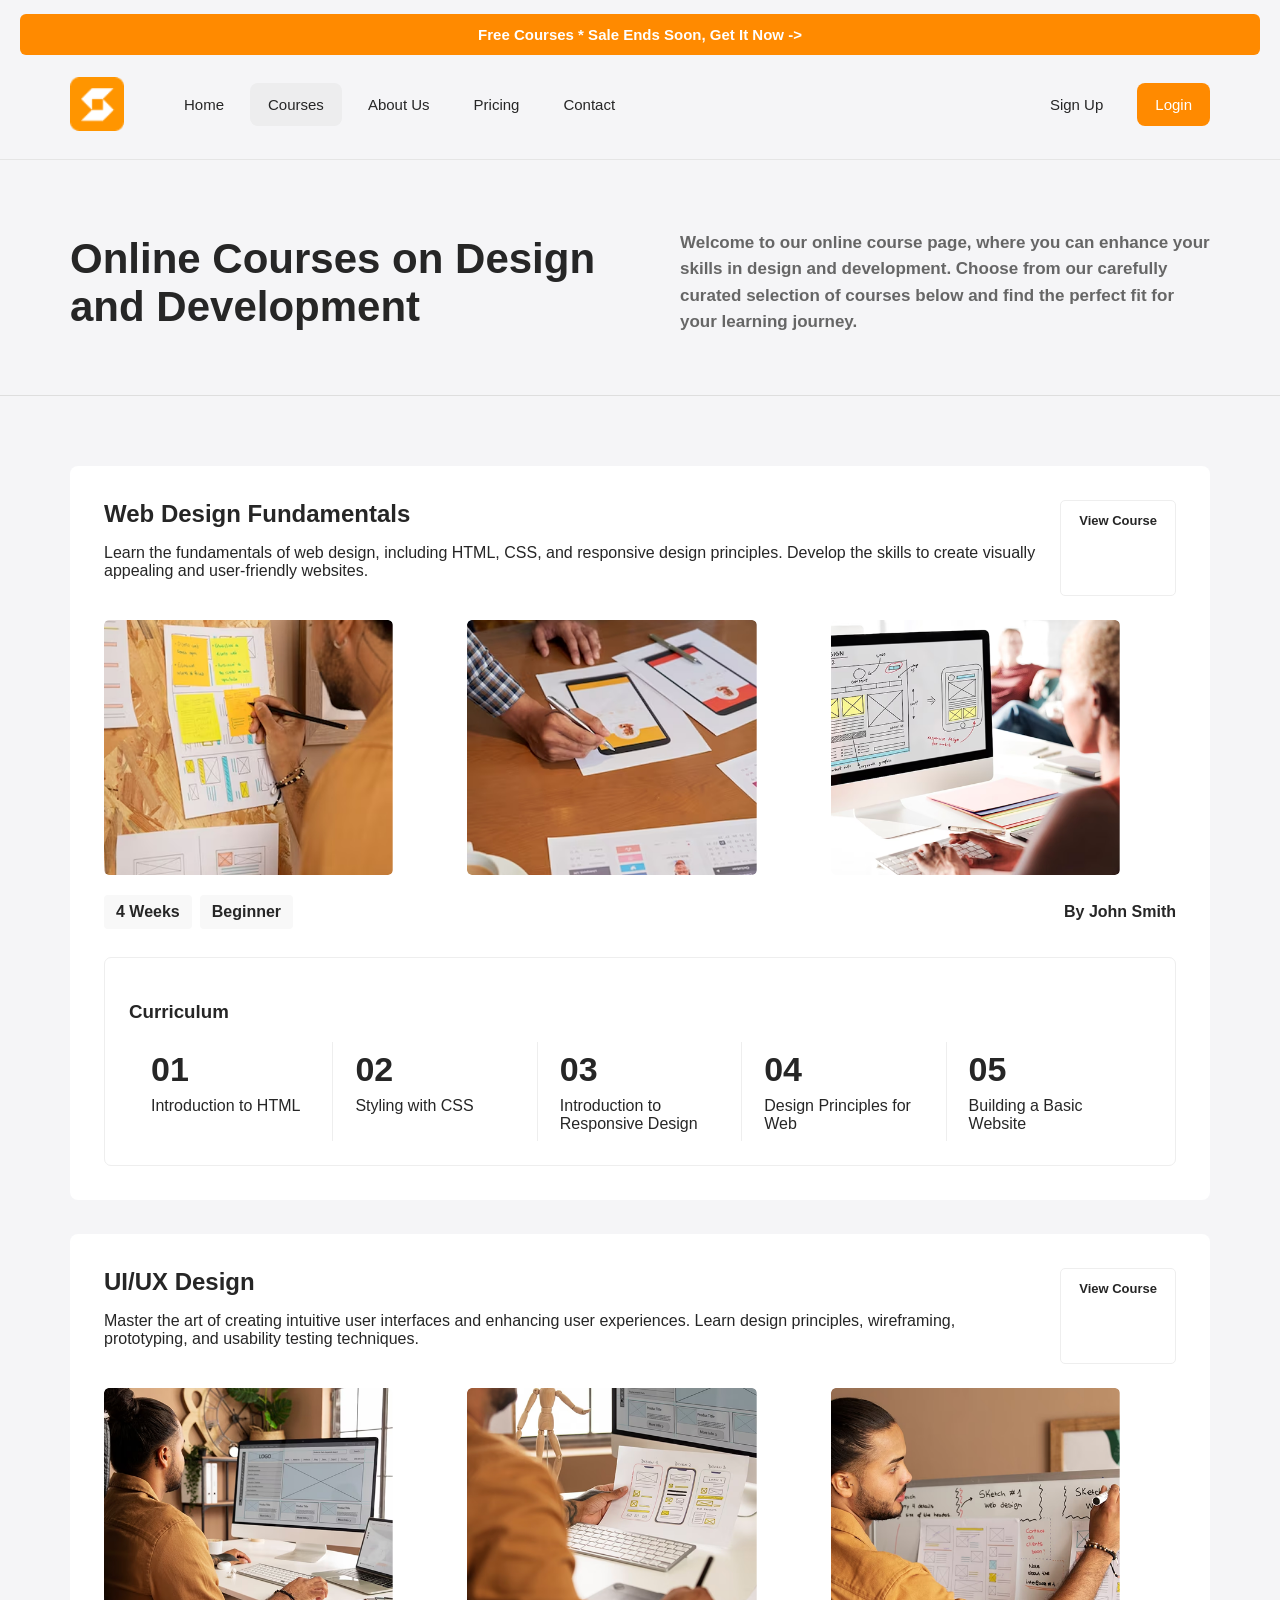
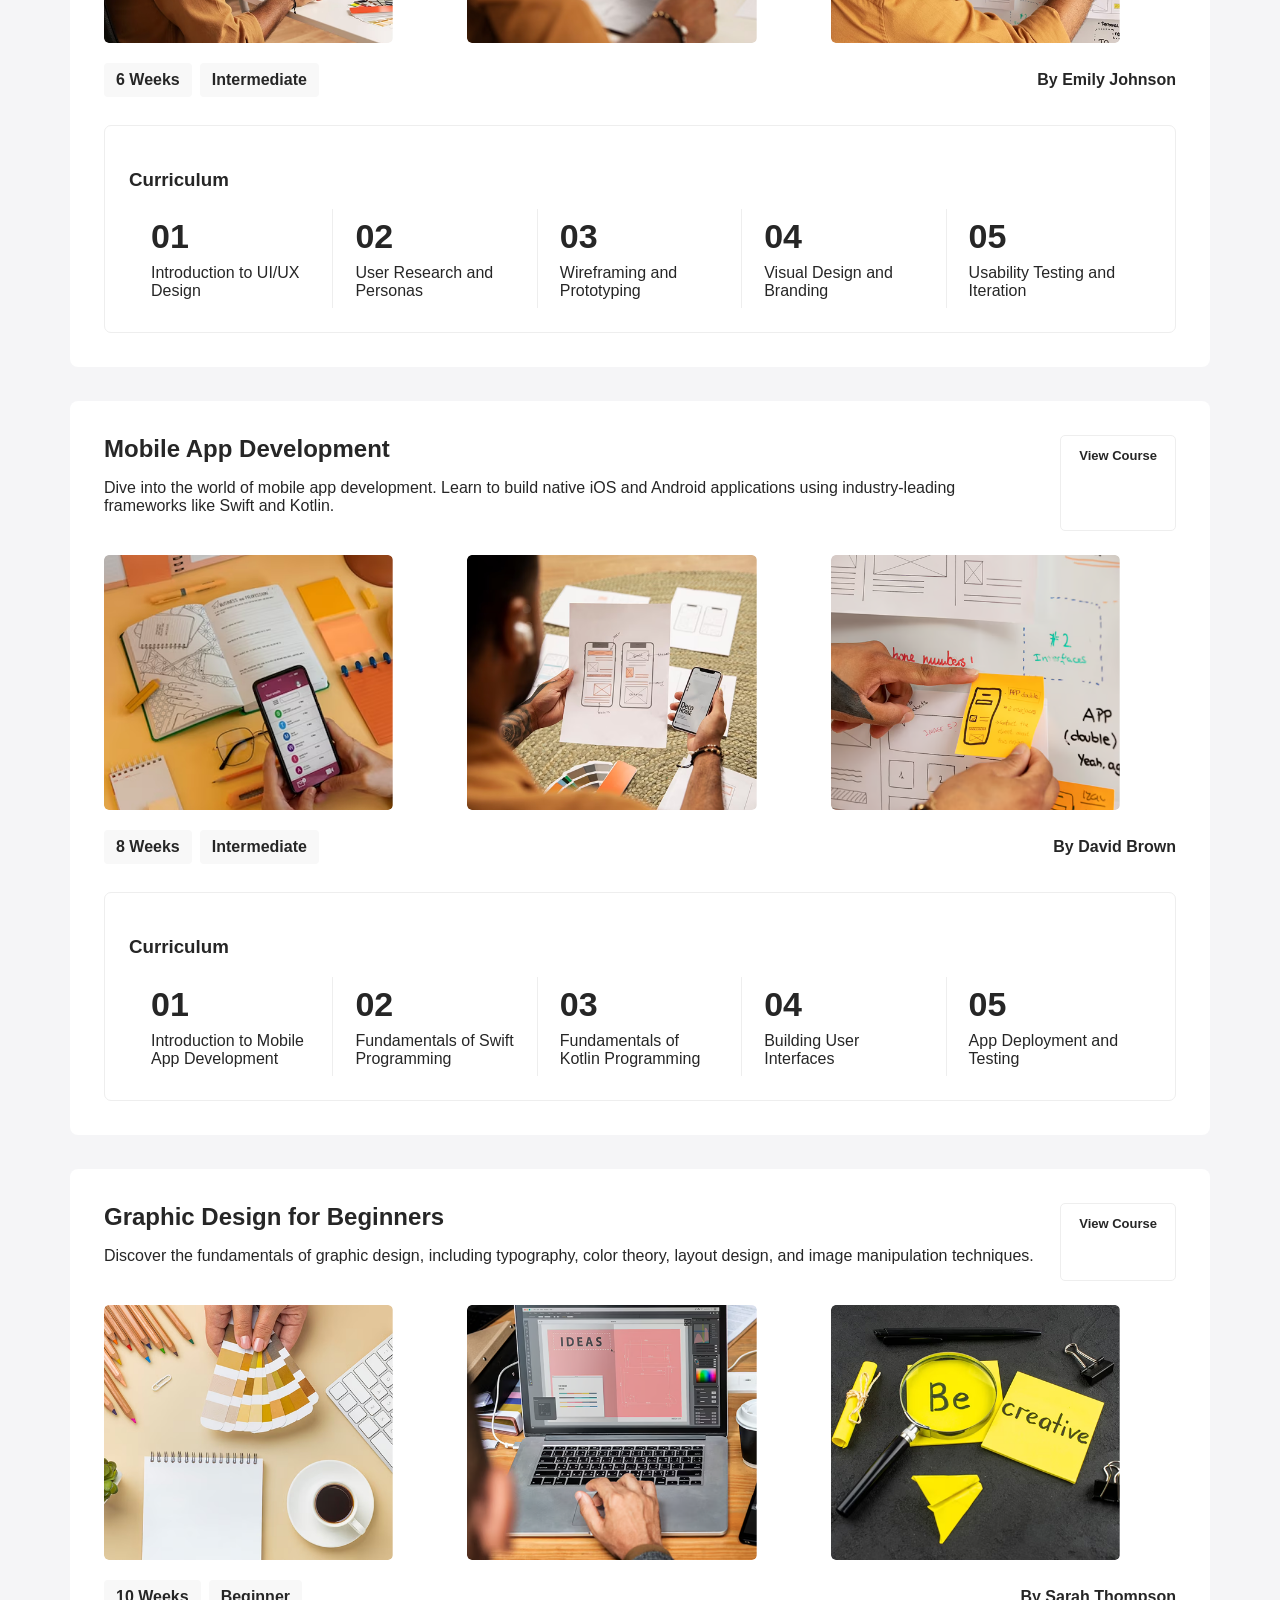
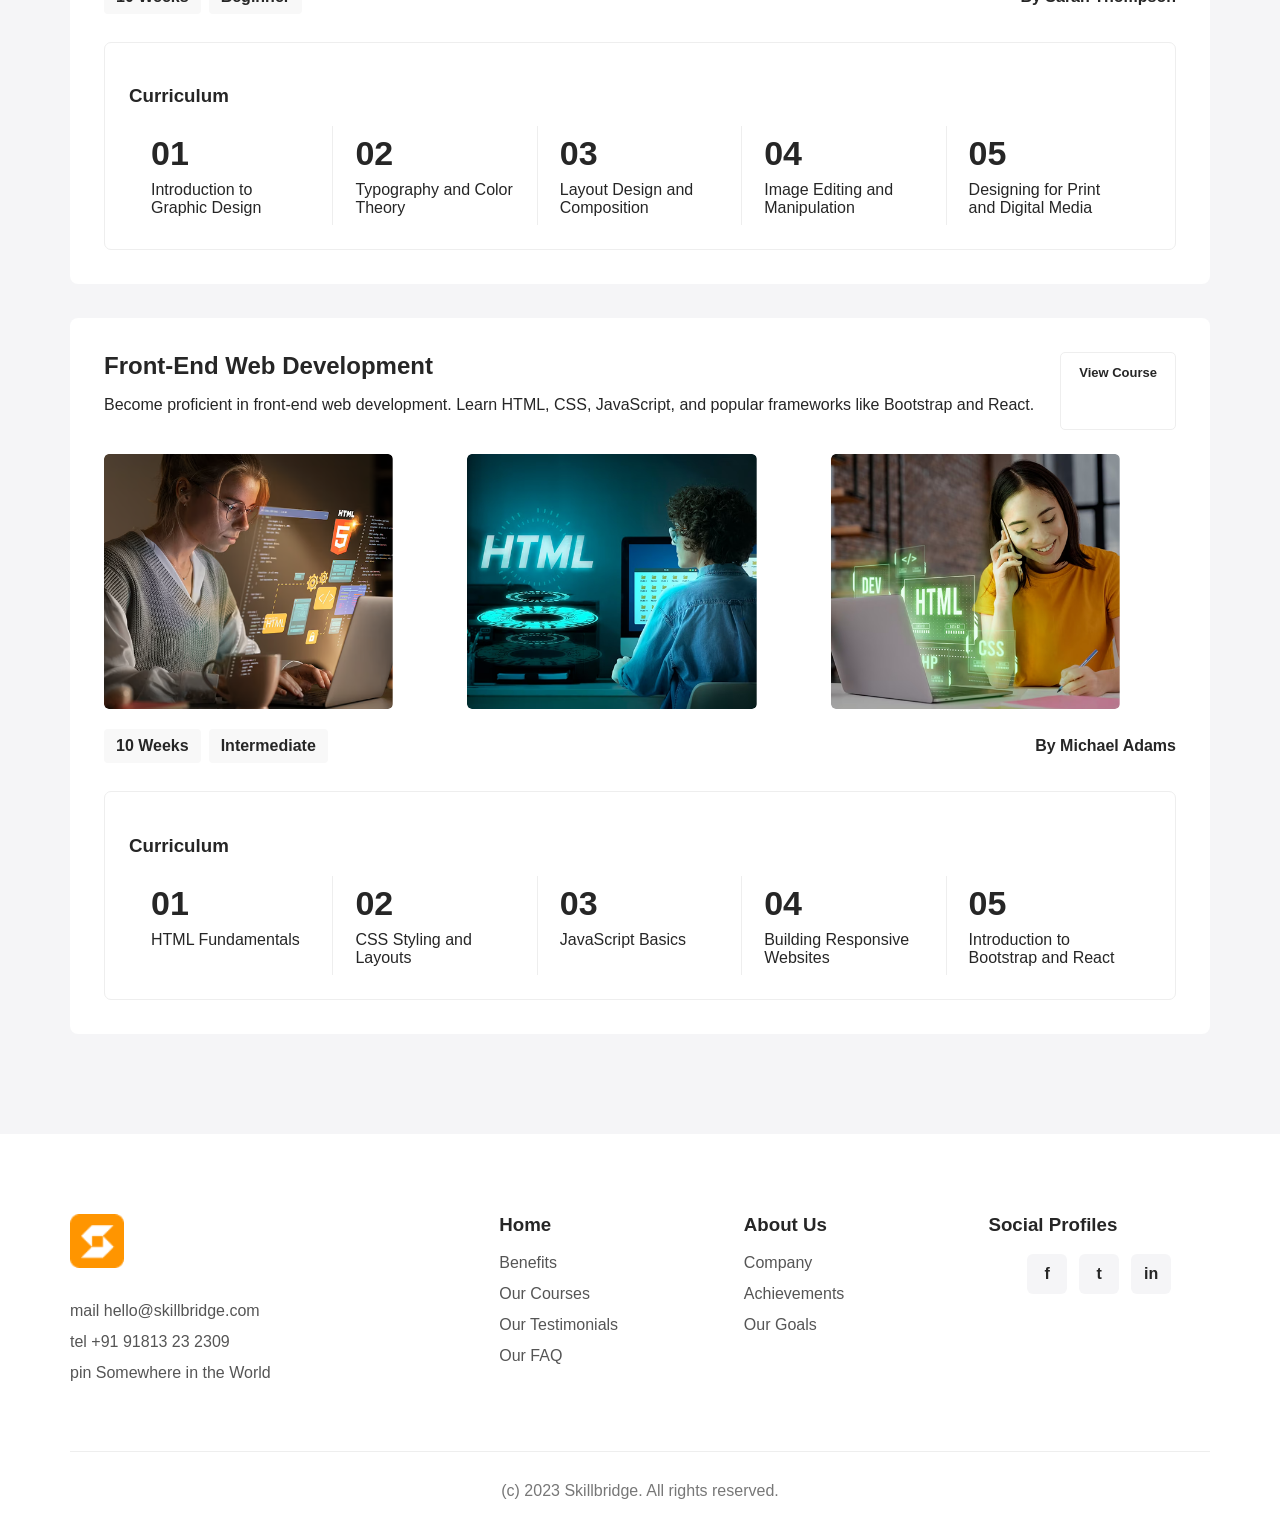
<file: courses.html>
<!doctype html>
<html lang="en">
<head>
    <meta charset="UTF-8">
    <meta name="viewport" content="width=device-width, initial-scale=1.0">
    <title>Skillbridge - Courses</title>
    <link rel="stylesheet" href="assets/css/style.css">
</head>
<body>
    <div class="promo">Free Courses * Sale Ends Soon, Get It Now -></div>
    <div class="head">
        <div class="head-left">
            <a href="index.html"><img class="logo" src="assets/img/logo.png" alt="Skillbridge logo"></a>
            <div class="nav">
                <a href="index.html">Home</a>
                <a class="active" href="courses.html">Courses</a>
                <a href="about.html">About Us</a>
                <a href="pricing.html">Pricing</a>
                <a href="contact.html">Contact</a>
            </div>
        </div>
        <div class="auth">
            <a href="signup.html">Sign Up</a>
            <a class="login-btn" href="login.html">Login</a>
            <button class="burger" type="button"><span></span><span></span><span></span></button>
        </div>
    </div>
    <div class="mobile-menu">
        <a href="index.html">Home</a>
        <a href="courses.html">Courses</a>
        <a href="about.html">About Us</a>
        <a href="pricing.html">Pricing</a>
        <a href="contact.html">Contact</a>
    </div>

    <div class="split">
        <h1>Online Courses on Design and Development</h1>
        <p>Welcome to our online course page, where you can enhance your skills in design and development. Choose from our carefully curated selection of courses below and find the perfect fit for your learning journey.</p>
    </div>

    <div class="list-wrap">
        <div class="course-wide">
            <div class="wide-top">
                <div>
                    <h2>Web Design Fundamentals</h2>
                    <p>Learn the fundamentals of web design, including HTML, CSS, and responsive design principles. Develop the skills to create visually appealing and user-friendly websites.</p>
                </div>
                <a class="small-link" href="course-open.html">View Course</a>
            </div>
            <div class="wide-images">
                <img src="assets/img/course-web-1.png" alt="Web lesson">
                <img src="assets/img/course-web-2.png" alt="Web planning">
                <img src="assets/img/course-web-3.png" alt="Web screen">
            </div>
            <div class="wide-meta"><div class="tags"><span class="tag">4 Weeks</span><span class="tag">Beginner</span></div><span>By John Smith</span></div>
            <div class="curriculum">
                <h3>Curriculum</h3>
                <div class="cur-grid">
                    <div class="cur-cell"><b>01</b>Introduction to HTML</div>
                    <div class="cur-cell"><b>02</b>Styling with CSS</div>
                    <div class="cur-cell"><b>03</b>Introduction to Responsive Design</div>
                    <div class="cur-cell"><b>04</b>Design Principles for Web</div>
                    <div class="cur-cell"><b>05</b>Building a Basic Website</div>
                </div>
            </div>
        </div>

        <div class="course-wide">
            <div class="wide-top">
                <div>
                    <h2>UI/UX Design</h2>
                    <p>Master the art of creating intuitive user interfaces and enhancing user experiences. Learn design principles, wireframing, prototyping, and usability testing techniques.</p>
                </div>
                <a class="small-link" href="course-open.html">View Course</a>
            </div>
            <div class="wide-images">
                <img src="assets/img/course-ui-1.png" alt="UI desktop">
                <img src="assets/img/course-ui-2.png" alt="UI sketches">
                <img src="assets/img/course-ui-3.png" alt="UI board">
            </div>
            <div class="wide-meta"><div class="tags"><span class="tag">6 Weeks</span><span class="tag">Intermediate</span></div><span>By Emily Johnson</span></div>
            <div class="curriculum">
                <h3>Curriculum</h3>
                <div class="cur-grid">
                    <div class="cur-cell"><b>01</b>Introduction to UI/UX Design</div>
                    <div class="cur-cell"><b>02</b>User Research and Personas</div>
                    <div class="cur-cell"><b>03</b>Wireframing and Prototyping</div>
                    <div class="cur-cell"><b>04</b>Visual Design and Branding</div>
                    <div class="cur-cell"><b>05</b>Usability Testing and Iteration</div>
                </div>
            </div>
        </div>

        <div class="course-wide">
            <div class="wide-top">
                <div>
                    <h2>Mobile App Development</h2>
                    <p>Dive into the world of mobile app development. Learn to build native iOS and Android applications using industry-leading frameworks like Swift and Kotlin.</p>
                </div>
                <a class="small-link" href="course-open.html">View Course</a>
            </div>
            <div class="wide-images">
                <img src="assets/img/course-mobile-1.png" alt="Mobile notes">
                <img src="assets/img/course-mobile-2.png" alt="Mobile sketches">
                <img src="assets/img/course-mobile-3.png" alt="Mobile sticky note">
            </div>
            <div class="wide-meta"><div class="tags"><span class="tag">8 Weeks</span><span class="tag">Intermediate</span></div><span>By David Brown</span></div>
            <div class="curriculum">
                <h3>Curriculum</h3>
                <div class="cur-grid">
                    <div class="cur-cell"><b>01</b>Introduction to Mobile App Development</div>
                    <div class="cur-cell"><b>02</b>Fundamentals of Swift Programming</div>
                    <div class="cur-cell"><b>03</b>Fundamentals of Kotlin Programming</div>
                    <div class="cur-cell"><b>04</b>Building User Interfaces</div>
                    <div class="cur-cell"><b>05</b>App Deployment and Testing</div>
                </div>
            </div>
        </div>

        <div class="course-wide">
            <div class="wide-top">
                <div>
                    <h2>Graphic Design for Beginners</h2>
                    <p>Discover the fundamentals of graphic design, including typography, color theory, layout design, and image manipulation techniques.</p>
                </div>
                <a class="small-link" href="course-open.html">View Course</a>
            </div>
            <div class="wide-images">
                <img src="assets/img/course-graphic-1.png" alt="Color cards">
                <img src="assets/img/course-graphic-2.png" alt="Design laptop">
                <img src="assets/img/course-graphic-3.png" alt="Creative notes">
            </div>
            <div class="wide-meta"><div class="tags"><span class="tag">10 Weeks</span><span class="tag">Beginner</span></div><span>By Sarah Thompson</span></div>
            <div class="curriculum">
                <h3>Curriculum</h3>
                <div class="cur-grid">
                    <div class="cur-cell"><b>01</b>Introduction to Graphic Design</div>
                    <div class="cur-cell"><b>02</b>Typography and Color Theory</div>
                    <div class="cur-cell"><b>03</b>Layout Design and Composition</div>
                    <div class="cur-cell"><b>04</b>Image Editing and Manipulation</div>
                    <div class="cur-cell"><b>05</b>Designing for Print and Digital Media</div>
                </div>
            </div>
        </div>

        <div class="course-wide">
            <div class="wide-top">
                <div>
                    <h2>Front-End Web Development</h2>
                    <p>Become proficient in front-end web development. Learn HTML, CSS, JavaScript, and popular frameworks like Bootstrap and React.</p>
                </div>
                <a class="small-link" href="course-open.html">View Course</a>
            </div>
            <div class="wide-images">
                <img src="assets/img/course-front-1.png" alt="Frontend laptop">
                <img src="assets/img/course-front-2.png" alt="HTML study">
                <img src="assets/img/course-front-3.png" alt="CSS student">
            </div>
            <div class="wide-meta"><div class="tags"><span class="tag">10 Weeks</span><span class="tag">Intermediate</span></div><span>By Michael Adams</span></div>
            <div class="curriculum">
                <h3>Curriculum</h3>
                <div class="cur-grid">
                    <div class="cur-cell"><b>01</b>HTML Fundamentals</div>
                    <div class="cur-cell"><b>02</b>CSS Styling and Layouts</div>
                    <div class="cur-cell"><b>03</b>JavaScript Basics</div>
                    <div class="cur-cell"><b>04</b>Building Responsive Websites</div>
                    <div class="cur-cell"><b>05</b>Introduction to Bootstrap and React</div>
                </div>
            </div>
        </div>
    </div>

    <div class="foot">
        <div class="foot-inner">
            <div><img class="foot-logo" src="assets/img/logo.png" alt="Skillbridge logo"><p>mail hello@skillbridge.com</p><p>tel +91 91813 23 2309</p><p>pin Somewhere in the World</p></div>
            <div><h3>Home</h3><a href="index.html">Benefits</a><a href="courses.html">Our Courses</a><a href="index.html">Our Testimonials</a><a href="pricing.html">Our FAQ</a></div>
            <div><h3>About Us</h3><a href="about.html">Company</a><a href="about.html">Achievements</a><a href="about.html">Our Goals</a></div>
            <div><h3>Social Profiles</h3><div class="socials"><span>f</span><span>t</span><span>in</span></div></div>
        </div>
        <div class="copy">(c) 2023 Skillbridge. All rights reserved.</div>
    </div>
    <script src="assets/js/app.js"></script>
</body>
</html>
</file>
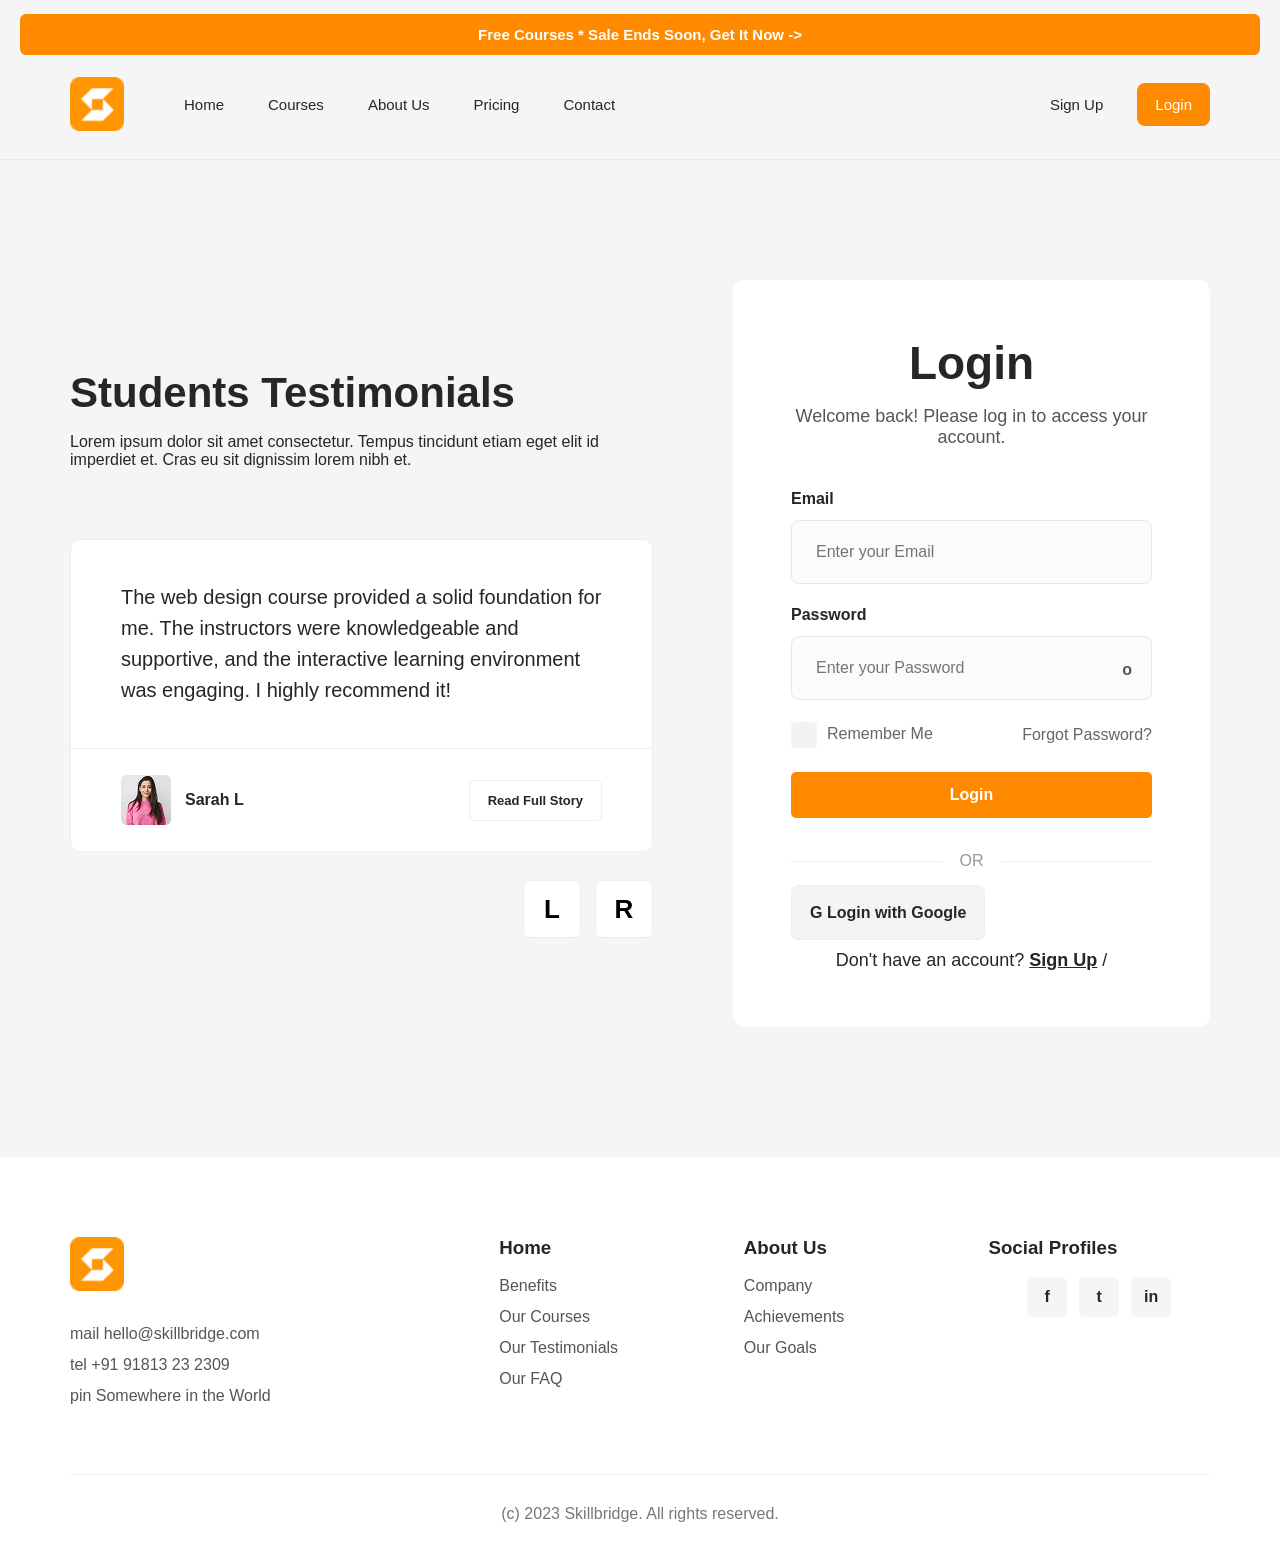
<file: login.html>
<!doctype html>
<html lang="en">
<head>
    <meta charset="UTF-8">
    <meta name="viewport" content="width=device-width, initial-scale=1.0">
    <title>Skillbridge - Login</title>
    <link rel="stylesheet" href="assets/css/style.css">
</head>
<body>
    <div class="promo">Free Courses * Sale Ends Soon, Get It Now -></div>
    <div class="head">
        <div class="head-left">
            <a href="index.html"><img class="logo" src="assets/img/logo.png" alt="Skillbridge logo"></a>
            <div class="nav">
                <a href="index.html">Home</a>
                <a href="courses.html">Courses</a>
                <a href="about.html">About Us</a>
                <a href="pricing.html">Pricing</a>
                <a href="contact.html">Contact</a>
            </div>
        </div>
        <div class="auth">
            <a href="signup.html">Sign Up</a>
            <a class="login-btn" href="login.html">Login</a>
            <button class="burger" type="button"><span></span><span></span><span></span></button>
        </div>
    </div>
    <div class="mobile-menu">
        <a href="index.html">Home</a>
        <a href="courses.html">Courses</a>
        <a href="about.html">About Us</a>
        <a href="pricing.html">Pricing</a>
        <a href="contact.html">Contact</a>
    </div>

    <div class="auth-page">
        <div>
            <div class="auth-title">
                <h1>Students Testimonials</h1>
                <p>Lorem ipsum dolor sit amet consectetur. Tempus tincidunt etiam eget elit id imperdiet et. Cras eu sit dignissim lorem nibh et.</p>
            </div>
            <div class="testimonial-big">
                <div class="text">The web design course provided a solid foundation for me. The instructors were knowledgeable and supportive, and the interactive learning environment was engaging. I highly recommend it!</div>
                <div class="testimonial-bottom">
                    <div class="person-left"><img src="assets/img/avatar-sarah.png" alt="Sarah">Sarah L</div>
                    <a class="small-link" href="courses.html">Read Full Story</a>
                </div>
            </div>
            <div class="arrows"><button class="arrow-btn" type="button">L</button><button class="arrow-btn" type="button">R</button></div>
        </div>

        <form class="auth-card">
            <h2>Login</h2>
            <div class="sub">Welcome back! Please log in to access your account.</div>
            <div class="field"><label>Email</label><input type="email" placeholder="Enter your Email"></div>
            <div class="field pass-field"><label>Password</label><input type="password" placeholder="Enter your Password"><span class="eye">o</span></div>
            <div class="row-small"><span><span class="square"></span>Remember Me</span><a href="signup.html">Forgot Password?</a></div>
            <button class="btn full" type="submit" data-text="Login">Login</button>
            <div class="or">OR</div>
            <a class="google" href="index.html">G Login with Google</a>
            <div class="auth-switch">Don't have an account? <a href="signup.html">Sign Up</a> /</div>
        </form>
    </div>

    <div class="foot">
        <div class="foot-inner">
            <div><img class="foot-logo" src="assets/img/logo.png" alt="Skillbridge logo"><p>mail hello@skillbridge.com</p><p>tel +91 91813 23 2309</p><p>pin Somewhere in the World</p></div>
            <div><h3>Home</h3><a href="index.html">Benefits</a><a href="courses.html">Our Courses</a><a href="index.html">Our Testimonials</a><a href="pricing.html">Our FAQ</a></div>
            <div><h3>About Us</h3><a href="about.html">Company</a><a href="about.html">Achievements</a><a href="about.html">Our Goals</a></div>
            <div><h3>Social Profiles</h3><div class="socials"><span>f</span><span>t</span><span>in</span></div></div>
        </div>
        <div class="copy">(c) 2023 Skillbridge. All rights reserved.</div>
    </div>
    <script src="assets/js/app.js"></script>
</body>
</html>
</file>
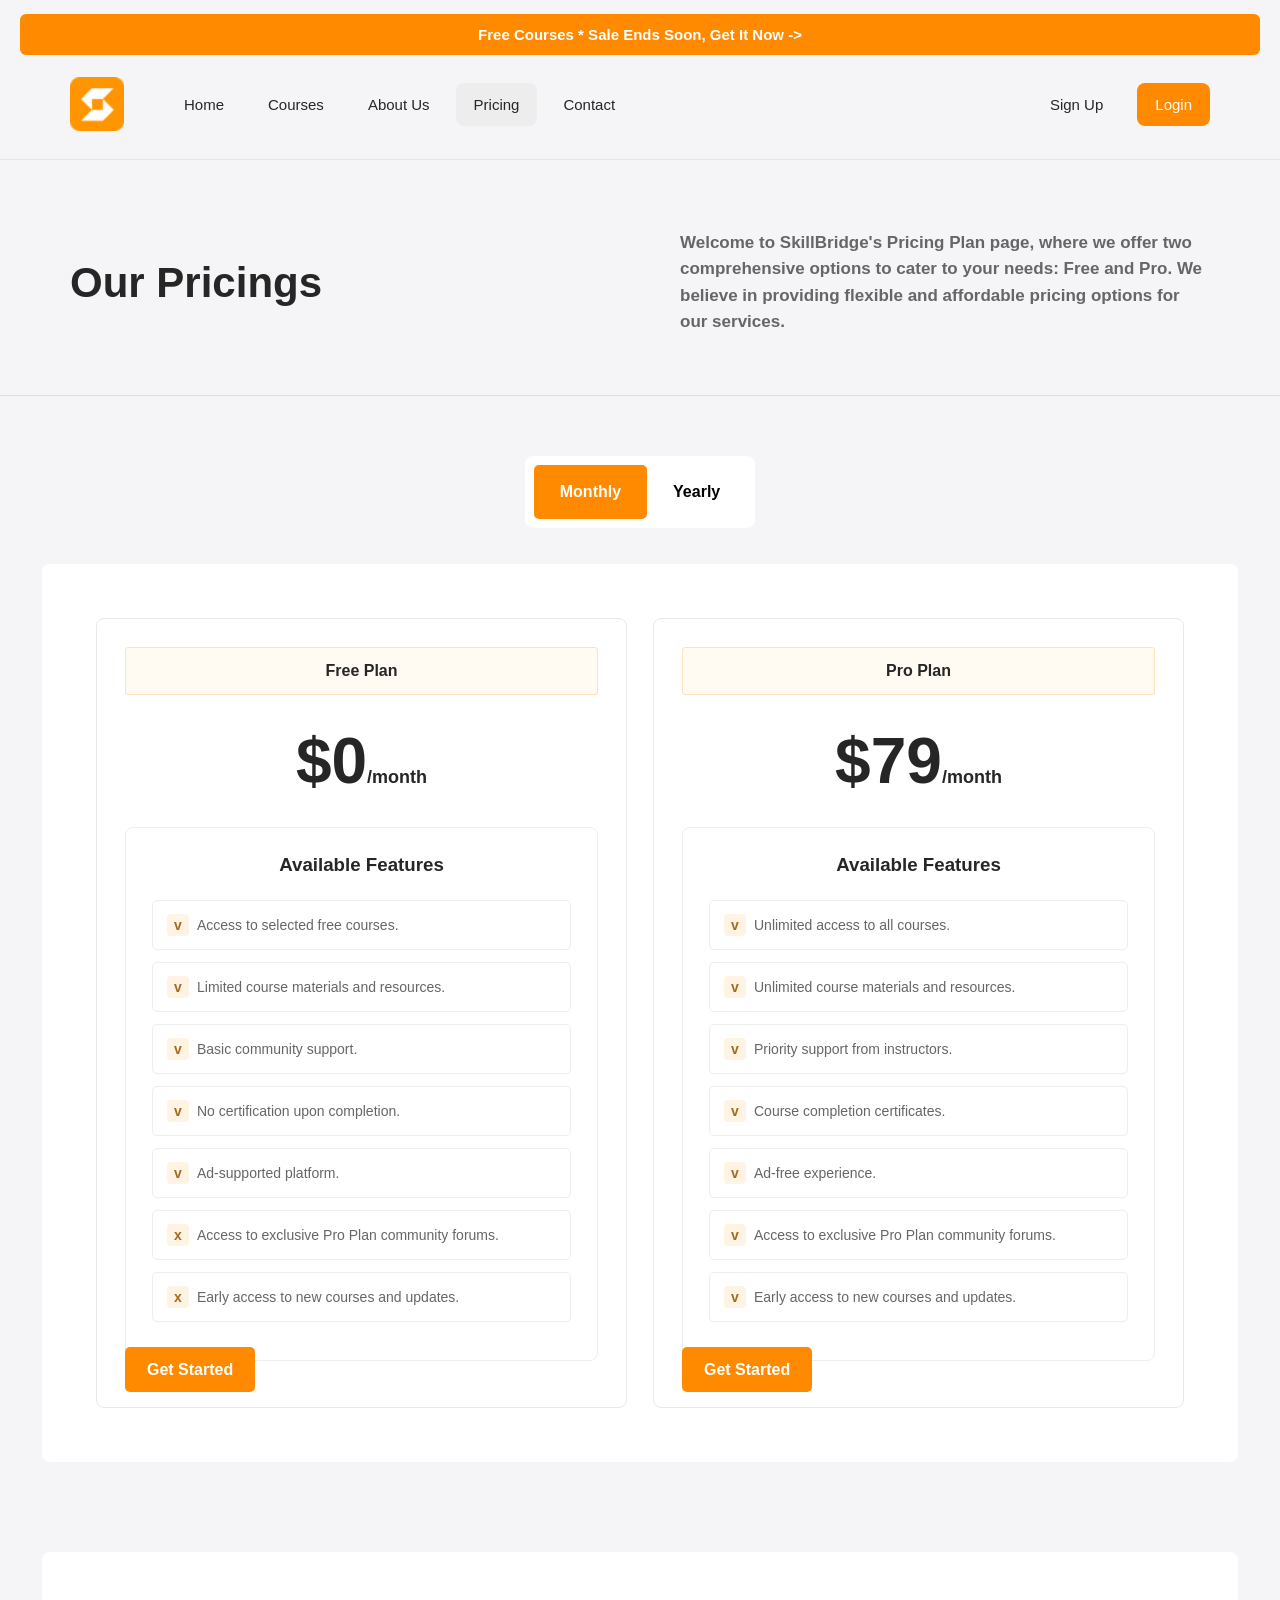
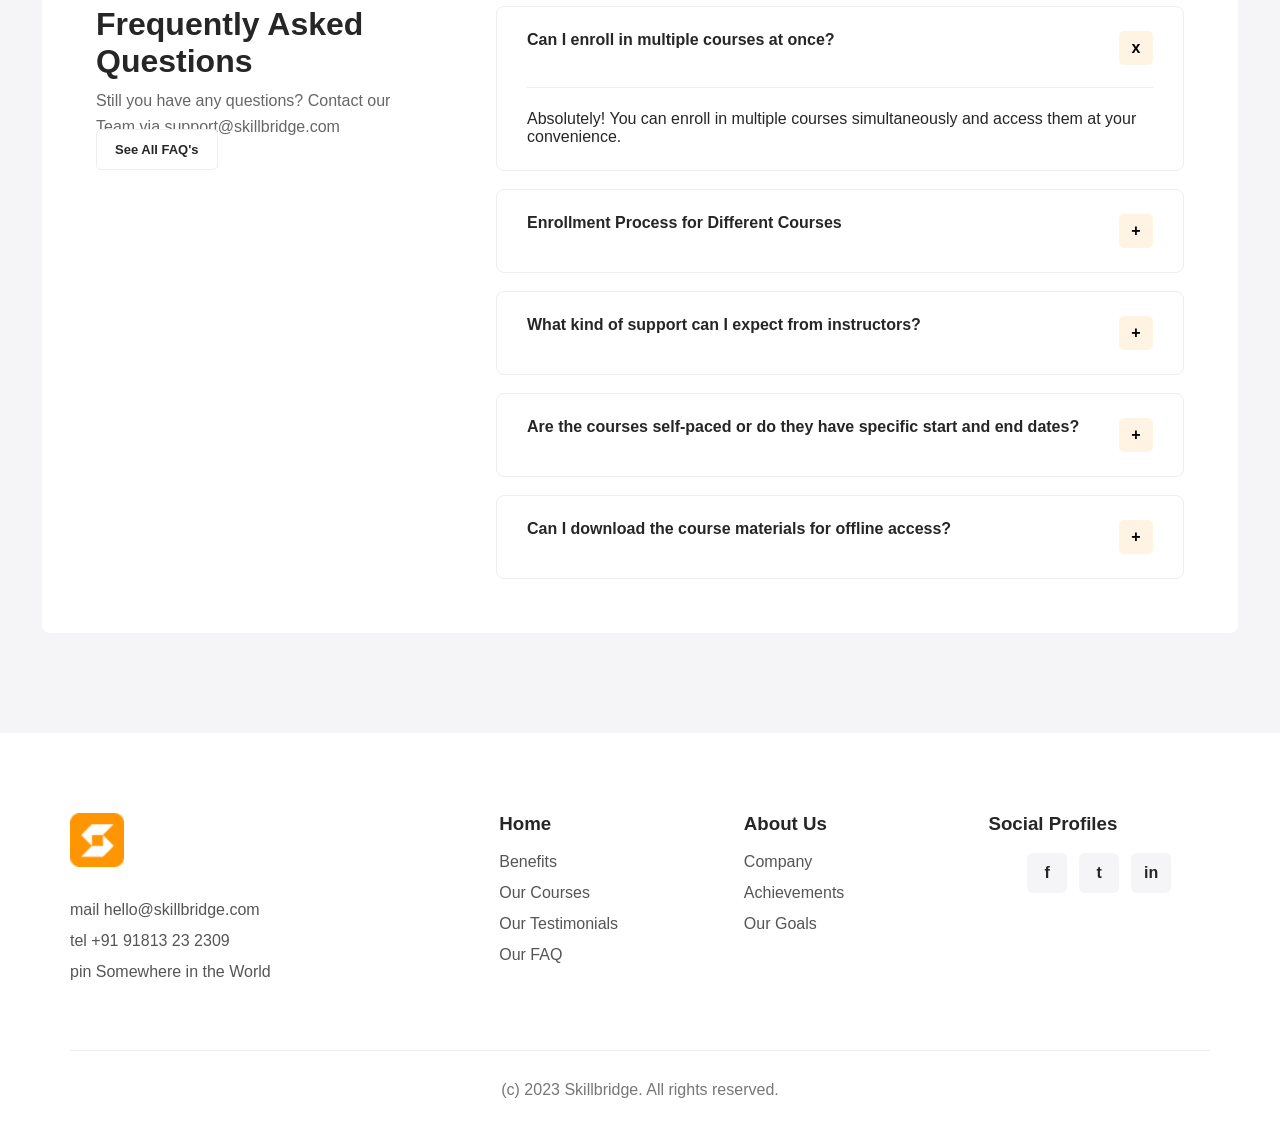
<file: pricing.html>
<!doctype html>
<html lang="en">
<head>
    <meta charset="UTF-8">
    <meta name="viewport" content="width=device-width, initial-scale=1.0">
    <title>Skillbridge - Pricing</title>
    <link rel="stylesheet" href="assets/css/style.css">
</head>
<body>
    <div class="promo">Free Courses * Sale Ends Soon, Get It Now -></div>
    <div class="head">
        <div class="head-left">
            <a href="index.html"><img class="logo" src="assets/img/logo.png" alt="Skillbridge logo"></a>
            <div class="nav">
                <a href="index.html">Home</a>
                <a href="courses.html">Courses</a>
                <a href="about.html">About Us</a>
                <a class="active" href="pricing.html">Pricing</a>
                <a href="contact.html">Contact</a>
            </div>
        </div>
        <div class="auth">
            <a href="signup.html">Sign Up</a>
            <a class="login-btn" href="login.html">Login</a>
            <button class="burger" type="button"><span></span><span></span><span></span></button>
        </div>
    </div>
    <div class="mobile-menu">
        <a href="index.html">Home</a>
        <a href="courses.html">Courses</a>
        <a href="about.html">About Us</a>
        <a href="pricing.html">Pricing</a>
        <a href="contact.html">Contact</a>
    </div>

    <div class="split">
        <h1>Our Pricings</h1>
        <p>Welcome to SkillBridge's Pricing Plan page, where we offer two comprehensive options to cater to your needs: Free and Pro. We believe in providing flexible and affordable pricing options for our services.</p>
    </div>

    <div class="wrap">
        <div class="toggle"><button class="active" type="button">Monthly</button><button type="button">Yearly</button></div>
        <div class="price-panel">
            <div class="price-grid">
                <div class="price-card">
                    <div class="price-name">Free Plan</div>
                    <div class="money">$0<small>/month</small></div>
                    <div class="features">
                        <h3>Available Features</h3>
                        <div class="feature"><span class="check">v</span>Access to selected free courses.</div>
                        <div class="feature"><span class="check">v</span>Limited course materials and resources.</div>
                        <div class="feature"><span class="check">v</span>Basic community support.</div>
                        <div class="feature"><span class="check">v</span>No certification upon completion.</div>
                        <div class="feature"><span class="check">v</span>Ad-supported platform.</div>
                        <div class="feature"><span class="check">x</span>Access to exclusive Pro Plan community forums.</div>
                        <div class="feature"><span class="check">x</span>Early access to new courses and updates.</div>
                    </div>
                    <a class="btn full" href="signup.html">Get Started</a>
                </div>
                <div class="price-card">
                    <div class="price-name">Pro Plan</div>
                    <div class="money">$79<small>/month</small></div>
                    <div class="features">
                        <h3>Available Features</h3>
                        <div class="feature"><span class="check">v</span>Unlimited access to all courses.</div>
                        <div class="feature"><span class="check">v</span>Unlimited course materials and resources.</div>
                        <div class="feature"><span class="check">v</span>Priority support from instructors.</div>
                        <div class="feature"><span class="check">v</span>Course completion certificates.</div>
                        <div class="feature"><span class="check">v</span>Ad-free experience.</div>
                        <div class="feature"><span class="check">v</span>Access to exclusive Pro Plan community forums.</div>
                        <div class="feature"><span class="check">v</span>Early access to new courses and updates.</div>
                    </div>
                    <a class="btn full" href="signup.html">Get Started</a>
                </div>
            </div>
        </div>

        <div class="part" style="margin-bottom: 100px;">
            <div class="faq-panel">
                <div>
                    <h2>Frequently Asked Questions</h2>
                    <p>Still you have any questions? Contact our Team via support@skillbridge.com</p>
                    <a class="small-link" href="contact.html">See All FAQ's</a>
                </div>
                <div class="faq-list">
                    <div class="faq-item open">
                        <div class="faq-q">Can I enroll in multiple courses at once?<button class="faq-icon" type="button">x</button></div>
                        <div class="faq-answer">Absolutely! You can enroll in multiple courses simultaneously and access them at your convenience.</div>
                    </div>
                    <div class="faq-item">
                        <div class="faq-q">Enrollment Process for Different Courses<button class="faq-icon" type="button">+</button></div>
                        <div class="faq-answer">Open the courses page, choose a course, then press View Course.</div>
                    </div>
                    <div class="faq-item">
                        <div class="faq-q">What kind of support can I expect from instructors?<button class="faq-icon" type="button">+</button></div>
                        <div class="faq-answer">Our instructors answer questions and review learning tasks.</div>
                    </div>
                    <div class="faq-item">
                        <div class="faq-q">Are the courses self-paced or do they have specific start and end dates?<button class="faq-icon" type="button">+</button></div>
                        <div class="faq-answer">Most courses are self-paced, so you can study when you are ready.</div>
                    </div>
                    <div class="faq-item">
                        <div class="faq-q">Can I download the course materials for offline access?<button class="faq-icon" type="button">+</button></div>
                        <div class="faq-answer">Yes, Pro Plan students can download materials for offline work.</div>
                    </div>
                </div>
            </div>
        </div>
    </div>

    <div class="foot">
        <div class="foot-inner">
            <div><img class="foot-logo" src="assets/img/logo.png" alt="Skillbridge logo"><p>mail hello@skillbridge.com</p><p>tel +91 91813 23 2309</p><p>pin Somewhere in the World</p></div>
            <div><h3>Home</h3><a href="index.html">Benefits</a><a href="courses.html">Our Courses</a><a href="index.html">Our Testimonials</a><a href="pricing.html">Our FAQ</a></div>
            <div><h3>About Us</h3><a href="about.html">Company</a><a href="about.html">Achievements</a><a href="about.html">Our Goals</a></div>
            <div><h3>Social Profiles</h3><div class="socials"><span>f</span><span>t</span><span>in</span></div></div>
        </div>
        <div class="copy">(c) 2023 Skillbridge. All rights reserved.</div>
    </div>
    <script src="assets/js/app.js"></script>
</body>
</html>
</file>
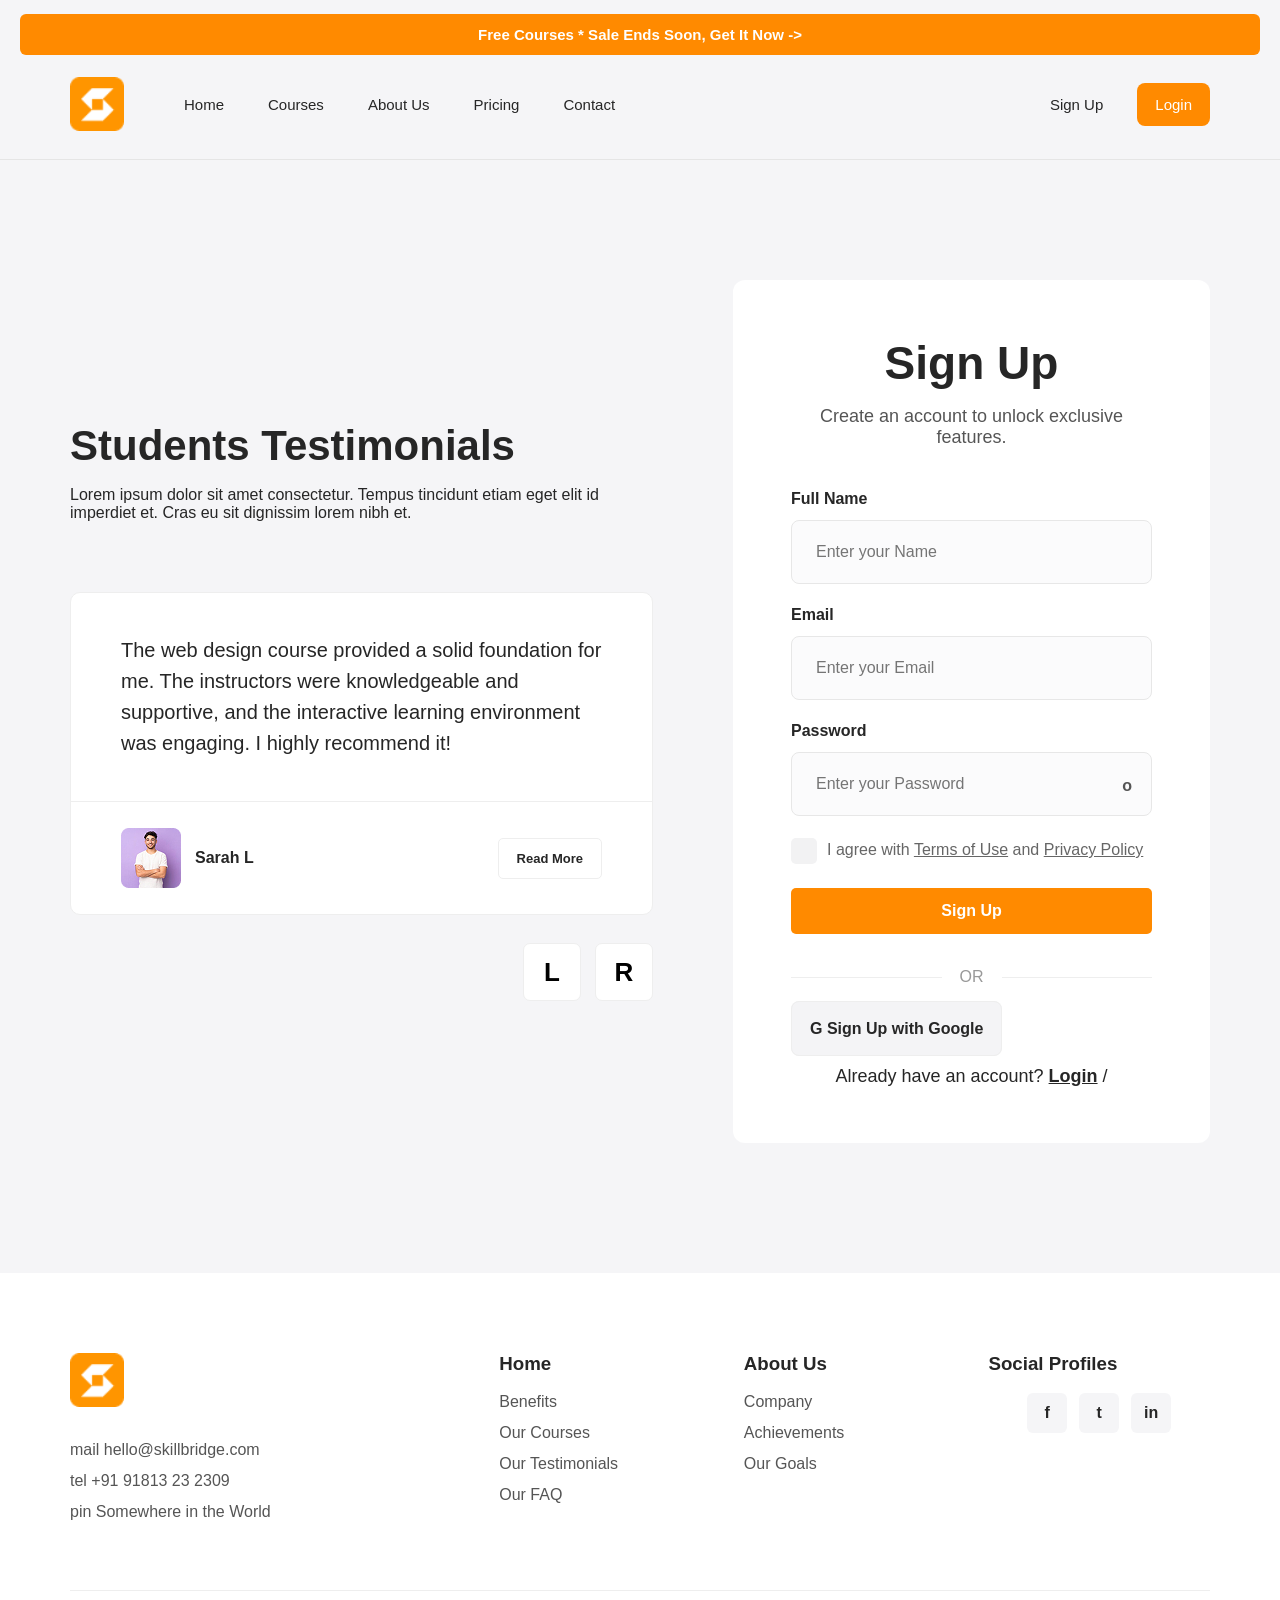
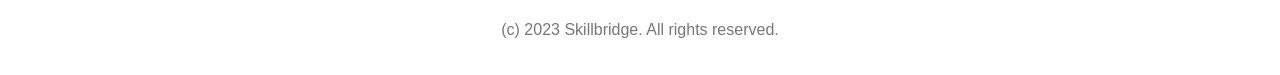
<file: signup.html>
<!doctype html>
<html lang="en">
<head>
    <meta charset="UTF-8">
    <meta name="viewport" content="width=device-width, initial-scale=1.0">
    <title>Skillbridge - Sign Up</title>
    <link rel="stylesheet" href="assets/css/style.css">
</head>
<body>
    <div class="promo">Free Courses * Sale Ends Soon, Get It Now -></div>
    <div class="head">
        <div class="head-left">
            <a href="index.html"><img class="logo" src="assets/img/logo.png" alt="Skillbridge logo"></a>
            <div class="nav">
                <a href="index.html">Home</a>
                <a href="courses.html">Courses</a>
                <a href="about.html">About Us</a>
                <a href="pricing.html">Pricing</a>
                <a href="contact.html">Contact</a>
            </div>
        </div>
        <div class="auth">
            <a href="signup.html">Sign Up</a>
            <a class="login-btn" href="login.html">Login</a>
            <button class="burger" type="button"><span></span><span></span><span></span></button>
        </div>
    </div>
    <div class="mobile-menu">
        <a href="index.html">Home</a>
        <a href="courses.html">Courses</a>
        <a href="about.html">About Us</a>
        <a href="pricing.html">Pricing</a>
        <a href="contact.html">Contact</a>
    </div>

    <div class="auth-page">
        <div>
            <div class="auth-title">
                <h1>Students Testimonials</h1>
                <p>Lorem ipsum dolor sit amet consectetur. Tempus tincidunt etiam eget elit id imperdiet et. Cras eu sit dignissim lorem nibh et.</p>
            </div>
            <div class="testimonial-big">
                <div class="text">The web design course provided a solid foundation for me. The instructors were knowledgeable and supportive, and the interactive learning environment was engaging. I highly recommend it!</div>
                <div class="testimonial-bottom">
                    <div class="person-left"><img src="assets/img/avatar-jason.png" alt="Student">Sarah L</div>
                    <a class="small-link" href="courses.html">Read More</a>
                </div>
            </div>
            <div class="arrows"><button class="arrow-btn" type="button">L</button><button class="arrow-btn" type="button">R</button></div>
        </div>

        <form class="auth-card">
            <h2>Sign Up</h2>
            <div class="sub">Create an account to unlock exclusive features.</div>
            <div class="field"><label>Full Name</label><input type="text" placeholder="Enter your Name"></div>
            <div class="field"><label>Email</label><input type="email" placeholder="Enter your Email"></div>
            <div class="field pass-field"><label>Password</label><input type="password" placeholder="Enter your Password"><span class="eye">o</span></div>
            <div class="row-small"><span><span class="square"></span>I agree with <a style="text-decoration:underline;" href="pricing.html">Terms of Use</a> and <a style="text-decoration:underline;" href="pricing.html">Privacy Policy</a></span></div>
            <button class="btn full" type="submit" data-text="Sign Up">Sign Up</button>
            <div class="or">OR</div>
            <a class="google" href="index.html">G Sign Up with Google</a>
            <div class="auth-switch">Already have an account? <a href="login.html">Login</a> /</div>
        </form>
    </div>

    <div class="foot">
        <div class="foot-inner">
            <div><img class="foot-logo" src="assets/img/logo.png" alt="Skillbridge logo"><p>mail hello@skillbridge.com</p><p>tel +91 91813 23 2309</p><p>pin Somewhere in the World</p></div>
            <div><h3>Home</h3><a href="index.html">Benefits</a><a href="courses.html">Our Courses</a><a href="index.html">Our Testimonials</a><a href="pricing.html">Our FAQ</a></div>
            <div><h3>About Us</h3><a href="about.html">Company</a><a href="about.html">Achievements</a><a href="about.html">Our Goals</a></div>
            <div><h3>Social Profiles</h3><div class="socials"><span>f</span><span>t</span><span>in</span></div></div>
        </div>
        <div class="copy">(c) 2023 Skillbridge. All rights reserved.</div>
    </div>
    <script src="assets/js/app.js"></script>
</body>
</html>
</file>
<file: assets/css/style.css>
* {
    box-sizing: border-box;
}

body {
    margin: 0;
    font-family: "Segoe UI", Arial, sans-serif;
    background: #f5f5f7;
    color: #262626;
}

a {
    color: inherit;
    text-decoration: none;
}

img {
    max-width: 100%;
    display: block;
}

button,
input,
textarea {
    font: inherit;
}

.promo {
    width: calc(100% - 40px);
    margin: 14px auto 0;
    background: #ff8a00;
    color: white;
    text-align: center;
    border-radius: 6px;
    padding: 12px 16px;
    font-weight: 600;
    font-size: 15px;
}

.head {
    max-width: 1440px;
    margin: 22px auto 0;
    padding: 0 70px 28px;
    border-bottom: 1px solid #e5e5e5;
    display: flex;
    align-items: center;
    justify-content: space-between;
}

.head-left {
    display: flex;
    align-items: center;
    gap: 42px;
}

.logo {
    width: 54px;
    height: 54px;
}

.nav {
    display: flex;
    gap: 8px;
}

.nav a,
.auth a,
.mobile-menu a {
    padding: 13px 18px;
    border-radius: 8px;
    font-size: 15px;
    font-weight: 500;
}

.nav a.active {
    background: #ededee;
}

.auth {
    display: flex;
    align-items: center;
    gap: 16px;
}

.login-btn {
    background: #ff8a00;
    color: white;
}

.burger {
    display: none;
    width: 38px;
    height: 30px;
    border: 0;
    background: transparent;
    padding: 0;
}

.burger span {
    display: block;
    width: 30px;
    height: 3px;
    margin: 6px 0 0 auto;
    background: #333;
}

.mobile-menu {
    display: none;
    width: calc(100% - 32px);
    margin: 0 auto 18px;
    background: white;
    border: 1px solid #ededed;
    border-radius: 10px;
    padding: 8px;
}

.mobile-menu a {
    display: block;
}

.wrap {
    max-width: 1280px;
    margin: 0 auto;
    padding: 0 42px;
}

.home-hero {
    max-width: 980px;
    margin: 76px auto 54px;
    text-align: center;
    padding: 0 20px;
}

.small-title {
    display: inline-block;
    background: white;
    padding: 8px 14px;
    font-size: 18px;
    font-weight: 700;
    box-shadow: 0 1px 0 #eee;
}

.orange {
    color: #ff8a00;
}

.home-hero h1 {
    margin: 14px 0 14px;
    font-size: 42px;
    line-height: 1.1;
}

.home-hero p {
    max-width: 620px;
    margin: 0 auto;
    color: #666;
    font-weight: 500;
    line-height: 1.6;
}

.btn-row {
    margin-top: 32px;
    display: flex;
    justify-content: center;
    gap: 14px;
}

.btn {
    border: 0;
    border-radius: 5px;
    background: #ff8a00;
    color: white;
    padding: 14px 22px;
    min-width: 140px;
    text-align: center;
    font-weight: 700;
}

.btn.light {
    background: white;
    color: #2d2d2d;
}

.btn.full {
    width: 100%;
}

.brands {
    max-width: 1110px;
    margin: 0 auto 50px;
    padding: 26px 50px;
    background: white;
    display: flex;
    align-items: center;
    justify-content: space-between;
    color: #545454;
    font-size: 15px;
    font-weight: 700;
}

.video-box {
    max-width: 1120px;
    margin: 0 auto;
    position: relative;
    border-radius: 8px;
    overflow: hidden;
}

.video-box img {
    width: 100%;
}

.play {
    position: absolute;
    left: 50%;
    top: 50%;
    transform: translate(-50%, -50%);
    width: 74px;
    height: 74px;
    border-radius: 50%;
    background: rgba(255, 255, 255, .45);
    color: white;
    border: 3px solid rgba(255, 255, 255, .55);
    display: flex;
    align-items: center;
    justify-content: center;
    font-size: 33px;
    padding-left: 5px;
}

.part {
    margin-top: 90px;
}

.part-head {
    display: flex;
    justify-content: space-between;
    align-items: flex-end;
    gap: 24px;
    margin-bottom: 24px;
}

.part h2 {
    font-size: 32px;
    margin: 0 0 8px;
}

.part p {
    color: #666;
    line-height: 1.6;
    margin: 0;
}

.small-link {
    background: white;
    border: 1px solid #eee;
    border-radius: 5px;
    padding: 12px 18px;
    font-weight: 700;
    font-size: 13px;
    white-space: nowrap;
}

.benefits {
    display: grid;
    grid-template-columns: repeat(3, 1fr);
    gap: 12px;
}

.benefit {
    background: white;
    min-height: 230px;
    padding: 56px 28px 22px;
    border-radius: 4px;
    position: relative;
}

.benefit .num {
    position: absolute;
    right: 24px;
    top: 22px;
    font-size: 48px;
    font-weight: 800;
}

.benefit h3 {
    margin: 36px 0 10px;
    font-size: 17px;
}

.benefit p {
    font-size: 13px;
}

.tiny-go {
    position: absolute;
    right: 24px;
    bottom: 22px;
    color: #ff8a00;
    font-weight: 800;
}

.course-grid {
    display: grid;
    grid-template-columns: repeat(2, 1fr);
    gap: 28px;
}

.course-card {
    background: white;
    border-radius: 6px;
    padding: 26px;
}

.course-card img {
    width: 100%;
    height: 230px;
    object-fit: cover;
    border-radius: 4px;
}

.meta {
    margin-top: 18px;
    display: flex;
    justify-content: space-between;
    gap: 12px;
    color: #666;
    font-size: 12px;
    font-weight: 700;
}

.tags {
    display: flex;
    gap: 8px;
}

.tag {
    background: #f8f8f8;
    padding: 8px 12px;
    border-radius: 4px;
}

.course-card h3 {
    margin: 18px 0 10px;
    font-size: 18px;
}

.course-card p {
    font-size: 13px;
}

.mini-btn {
    display: block;
    margin-top: 20px;
    background: #f7f7f7;
    border-radius: 4px;
    text-align: center;
    padding: 12px;
    font-size: 12px;
    font-weight: 700;
}

.story-grid {
    display: grid;
    grid-template-columns: repeat(2, 1fr);
    gap: 22px;
}

.story {
    background: white;
    border-radius: 6px;
    padding: 28px;
}

.person {
    margin-top: 26px;
    padding-top: 22px;
    border-top: 1px solid #eee;
    display: flex;
    align-items: center;
    justify-content: space-between;
    gap: 18px;
}

.person-left {
    display: flex;
    align-items: center;
    gap: 14px;
    font-weight: 700;
}

.person img {
    width: 42px;
    height: 42px;
    border-radius: 8px;
}

.price-panel,
.faq-panel {
    background: white;
    border-radius: 8px;
    padding: 54px;
}

.price-grid {
    display: grid;
    grid-template-columns: repeat(2, 1fr);
    gap: 26px;
}

.price-card {
    border: 1px solid #e9e9e9;
    border-radius: 8px;
    padding: 28px;
}

.price-name {
    border: 1px solid #ffe2bd;
    background: #fffaf2;
    text-align: center;
    border-radius: 3px;
    padding: 14px;
    font-weight: 700;
}

.money {
    text-align: center;
    font-size: 64px;
    line-height: 1;
    margin: 34px 0;
    font-weight: 800;
}

.money small {
    font-size: 18px;
    font-weight: 600;
}

.features {
    background: white;
    border: 1px solid #eee;
    border-radius: 8px;
    padding: 26px;
}

.features h3 {
    text-align: center;
    margin: 0 0 24px;
}

.feature {
    border: 1px solid #eee;
    border-radius: 5px;
    padding: 13px 14px;
    margin-bottom: 12px;
    color: #666;
    font-size: 14px;
}

.check {
    display: inline-flex;
    width: 22px;
    height: 22px;
    align-items: center;
    justify-content: center;
    margin-right: 8px;
    background: #fff3e3;
    border-radius: 4px;
    color: #a46b20;
    font-weight: 900;
}

.faq-panel {
    display: grid;
    grid-template-columns: 320px 1fr;
    gap: 80px;
}

.faq-list {
    display: grid;
    gap: 18px;
}

.faq-item {
    border: 1px solid #eee;
    border-radius: 8px;
    padding: 24px 30px;
    background: white;
}

.faq-q {
    display: flex;
    justify-content: space-between;
    gap: 20px;
    font-weight: 800;
}

.faq-icon {
    border: 0;
    background: #fff3e3;
    width: 34px;
    height: 34px;
    border-radius: 5px;
    font-weight: 800;
}

.faq-answer {
    margin-top: 22px;
    padding-top: 22px;
    border-top: 1px solid #eee;
    display: none;
}

.faq-item.open .faq-answer {
    display: block;
}

.split {
    max-width: 1440px;
    margin: 70px auto 0;
    padding: 0 70px 60px;
    border-bottom: 1px solid #dedede;
    display: grid;
    grid-template-columns: 1fr 1fr;
    gap: 80px;
    align-items: center;
}

.split h1 {
    font-size: 42px;
    margin: 0;
}

.split p {
    margin: 0;
    color: #666;
    font-size: 17px;
    line-height: 1.55;
    font-weight: 600;
}

.list-wrap {
    max-width: 1220px;
    margin: 70px auto 100px;
    padding: 0 40px;
}

.course-wide {
    background: white;
    padding: 34px;
    border-radius: 8px;
    margin-bottom: 34px;
}

.wide-top {
    display: flex;
    justify-content: space-between;
    gap: 20px;
}

.wide-top h2 {
    margin: 0 0 8px;
}

.wide-images {
    margin-top: 24px;
    display: grid;
    grid-template-columns: repeat(3, 1fr);
    gap: 18px;
}

.wide-images img {
    height: 255px;
    object-fit: cover;
    border-radius: 5px;
}

.wide-meta {
    margin-top: 20px;
    display: flex;
    align-items: center;
    justify-content: space-between;
    font-weight: 700;
}

.curriculum {
    margin-top: 28px;
    border: 1px solid #eee;
    border-radius: 7px;
    padding: 24px;
}

.cur-grid {
    display: grid;
    grid-template-columns: repeat(5, 1fr);
}

.cur-cell {
    border-right: 1px solid #eee;
    padding: 8px 22px;
}

.cur-cell:last-child {
    border-right: 0;
}

.cur-cell b {
    display: block;
    font-size: 34px;
    margin-bottom: 8px;
}

.open-video {
    max-width: 1280px;
    margin: 70px auto 80px;
    padding: 0 70px;
}

.lesson-grid {
    max-width: 1280px;
    margin: 0 auto 120px;
    padding: 0 70px;
    display: grid;
    grid-template-columns: repeat(2, 1fr);
    gap: 26px;
}

.lesson-box {
    background: white;
    border-radius: 8px;
    padding: 42px;
}

.lesson-num {
    text-align: right;
    font-size: 56px;
    font-weight: 900;
}

.lesson-row {
    border: 1px solid #eee;
    border-radius: 6px;
    padding: 22px;
    margin-top: 16px;
    display: flex;
    justify-content: space-between;
    gap: 20px;
}

.time {
    background: #f7f7f7;
    border-radius: 5px;
    padding: 10px 12px;
    white-space: nowrap;
    color: #777;
}

.about-grid {
    display: grid;
    grid-template-columns: repeat(2, 1fr);
    gap: 24px;
    margin-top: 60px;
}

.info-card {
    background: white;
    border-radius: 8px;
    padding: 46px;
    min-height: 210px;
}

.ico {
    width: 52px;
    height: 52px;
    border-radius: 8px;
    background: #fff3e3;
    color: #ff8a00;
    display: flex;
    align-items: center;
    justify-content: center;
    margin-bottom: 30px;
    font-weight: 900;
}

.join {
    margin: 70px 0 100px;
    background: white;
    border-radius: 8px;
    min-height: 220px;
    padding: 48px 64px;
    display: flex;
    align-items: center;
    justify-content: space-between;
    gap: 40px;
    position: relative;
    overflow: hidden;
}

.join:after {
    content: "";
    position: absolute;
    right: 80px;
    bottom: -48px;
    width: 270px;
    height: 270px;
    background: url("../img/logo.png") center / contain no-repeat;
    opacity: .05;
}

.join h2 {
    font-size: 38px;
    margin: 0 0 16px;
    max-width: 760px;
}

.toggle {
    margin: 60px auto 36px;
    width: max-content;
    background: white;
    padding: 9px;
    border-radius: 8px;
}

.toggle button {
    border: 0;
    padding: 18px 26px;
    border-radius: 5px;
    background: white;
    font-weight: 700;
}

.toggle button.active {
    background: #ff8a00;
    color: white;
}

.auth-page {
    max-width: 1440px;
    margin: 120px auto 130px;
    padding: 0 70px;
    display: grid;
    grid-template-columns: 1.1fr .9fr;
    gap: 80px;
    align-items: center;
}

.auth-title h1 {
    font-size: 42px;
    margin: 0 0 16px;
}

.testimonial-big {
    margin-top: 70px;
    background: white;
    border-radius: 10px;
    border: 1px solid #eee;
}

.testimonial-big .text {
    padding: 42px 50px;
    font-size: 20px;
    line-height: 1.55;
}

.testimonial-bottom {
    border-top: 1px solid #eee;
    padding: 26px 50px;
    display: flex;
    justify-content: space-between;
    align-items: center;
}

.arrows {
    margin-top: 28px;
    display: flex;
    justify-content: flex-end;
    gap: 14px;
}

.arrow-btn {
    width: 58px;
    height: 58px;
    border: 1px solid #eee;
    background: white;
    border-radius: 7px;
    font-size: 26px;
    font-weight: 700;
}

.auth-card {
    background: white;
    border-radius: 12px;
    padding: 56px 58px;
}

.auth-card h2 {
    text-align: center;
    margin: 0 0 16px;
    font-size: 46px;
}

.auth-card .sub {
    text-align: center;
    color: #555;
    margin-bottom: 42px;
    font-size: 18px;
}

.field {
    margin-bottom: 22px;
}

.field label {
    display: block;
    font-weight: 700;
    margin-bottom: 12px;
}

.field input,
.field textarea,
.field select {
    width: 100%;
    border: 1px solid #e7e7e7;
    background: #fbfbfc;
    border-radius: 8px;
    padding: 22px 24px;
    outline: 0;
    color: #555;
}

.pass-field {
    position: relative;
}

.eye {
    position: absolute;
    right: 20px;
    bottom: 21px;
    font-weight: 900;
    color: #555;
}

.row-small {
    display: flex;
    align-items: center;
    justify-content: space-between;
    color: #666;
    margin: 6px 0 24px;
}

.square {
    display: inline-block;
    width: 26px;
    height: 26px;
    border-radius: 5px;
    background: #f2f2f3;
    vertical-align: middle;
    margin-right: 10px;
}

.or {
    display: flex;
    align-items: center;
    gap: 18px;
    color: #999;
    margin: 34px 0;
}

.or:before,
.or:after {
    content: "";
    flex: 1;
    height: 1px;
    background: #eee;
}

.google {
    background: #f4f4f6;
    border: 1px solid #eee;
    border-radius: 8px;
    padding: 18px;
    text-align: center;
    font-weight: 700;
}

.auth-switch {
    margin-top: 28px;
    text-align: center;
    font-size: 18px;
}

.auth-switch a {
    text-decoration: underline;
    font-weight: 700;
}

.contact-box {
    max-width: 1280px;
    margin: 100px auto 120px;
    padding: 0 70px;
}

.contact-card {
    background: white;
    border-radius: 10px;
    display: grid;
    grid-template-columns: 2fr 1fr;
}

.contact-form {
    padding: 70px 70px 58px;
    border-right: 1px solid #eee;
}

.two-cols {
    display: grid;
    grid-template-columns: repeat(2, 1fr);
    gap: 24px;
}

.contact-side {
    padding: 64px;
    display: grid;
    gap: 28px;
}

.contact-small {
    border: 1px solid #eee;
    border-radius: 8px;
    min-height: 135px;
    display: flex;
    flex-direction: column;
    align-items: center;
    justify-content: center;
    gap: 18px;
    text-align: center;
    color: #555;
}

.socials {
    display: flex;
    justify-content: center;
    gap: 12px;
}

.socials span {
    width: 40px;
    height: 40px;
    border-radius: 6px;
    background: #f5f5f7;
    display: flex;
    align-items: center;
    justify-content: center;
    font-weight: 900;
}

.foot {
    background: white;
    padding: 80px 70px 36px;
}

.foot-inner {
    max-width: 1280px;
    margin: 0 auto;
    display: grid;
    grid-template-columns: 2fr 1fr 1fr 1.2fr;
    gap: 60px;
}

.foot-logo {
    width: 54px;
    height: 54px;
    margin-bottom: 34px;
}

.foot p,
.foot a {
    display: block;
    color: #555;
    margin: 0 0 13px;
    font-weight: 500;
}

.foot h3 {
    margin: 0 0 18px;
}

.copy {
    max-width: 1280px;
    margin: 56px auto 0;
    padding-top: 30px;
    border-top: 1px solid #eee;
    text-align: center;
    color: #777;
}

@media (max-width: 900px) {
    .promo {
        width: calc(100% - 24px);
        margin-top: 10px;
        font-size: 12px;
        padding: 10px;
    }

    .head {
        margin-top: 8px;
        padding: 0 16px 18px;
    }

    .head-left {
        gap: 0;
    }

    .logo {
        width: 40px;
        height: 40px;
    }

    .nav {
        display: none;
    }

    .auth {
        gap: 8px;
        margin-left: auto;
    }

    .auth a {
        padding: 12px 14px;
        font-size: 13px;
    }

    .burger {
        display: block;
        margin-left: 12px;
    }

    .mobile-menu.show {
        display: block;
    }

    .wrap {
        padding: 0 16px;
    }

    .home-hero {
        margin: 28px auto 28px;
        text-align: left;
    }

    .small-title {
        font-size: 13px;
        padding: 7px 10px;
    }

    .home-hero h1 {
        font-size: 26px;
    }

    .home-hero p {
        font-size: 13px;
    }

    .btn-row {
        justify-content: flex-start;
        gap: 10px;
        margin-top: 22px;
    }

    .btn {
        min-width: 0;
        padding: 12px 16px;
        font-size: 12px;
    }

    .brands {
        margin: 0 16px 28px;
        padding: 16px;
        display: grid;
        grid-template-columns: repeat(3, 1fr);
        gap: 16px;
        font-size: 11px;
        text-align: center;
    }

    .video-box {
        margin: 0 16px;
        border-radius: 6px;
    }

    .play {
        width: 48px;
        height: 48px;
        font-size: 22px;
    }

    .part {
        margin-top: 44px;
    }

    .part-head {
        display: block;
    }

    .part h2 {
        font-size: 24px;
    }

    .small-link {
        display: inline-block;
        margin-top: 18px;
        padding: 10px 14px;
    }

    .benefits,
    .course-grid,
    .story-grid,
    .price-grid,
    .about-grid,
    .lesson-grid,
    .split,
    .auth-page,
    .contact-card,
    .two-cols,
    .faq-panel {
        grid-template-columns: 1fr;
    }

    .benefit {
        min-height: 210px;
        padding: 34px 24px 24px;
    }

    .benefit .num {
        font-size: 48px;
    }

    .course-card {
        padding: 16px;
    }

    .course-card img {
        height: 170px;
    }

    .meta,
    .wide-meta {
        display: block;
    }

    .tags {
        margin-bottom: 10px;
    }

    .price-panel,
    .faq-panel {
        padding: 22px;
    }

    .money {
        font-size: 48px;
    }

    .split {
        margin-top: 34px;
        padding: 0 16px 36px;
        gap: 20px;
    }

    .split h1 {
        font-size: 28px;
    }

    .split p {
        font-size: 14px;
    }

    .list-wrap {
        margin: 38px auto 70px;
        padding: 0 16px;
    }

    .course-wide {
        padding: 20px;
    }

    .wide-top {
        display: block;
    }

    .wide-images {
        grid-template-columns: repeat(3, 1fr);
        gap: 8px;
    }

    .wide-images img {
        height: 76px;
    }

    .curriculum {
        padding: 18px;
    }

    .cur-grid {
        grid-template-columns: 1fr;
    }

    .cur-cell {
        border-right: 0;
        border-bottom: 1px solid #eee;
        padding: 18px 0;
    }

    .cur-cell:last-child {
        border-bottom: 0;
    }

    .open-video,
    .lesson-grid,
    .auth-page,
    .contact-box {
        padding: 0 16px;
    }

    .open-video {
        margin: 34px auto 34px;
    }

    .lesson-box,
    .info-card {
        padding: 26px;
    }

    .lesson-num {
        font-size: 48px;
    }

    .lesson-row {
        display: block;
        padding: 18px;
    }

    .time {
        display: inline-block;
        margin-top: 12px;
    }

    .join {
        display: block;
        padding: 28px;
        margin-bottom: 60px;
    }

    .join h2 {
        font-size: 28px;
    }

    .auth-page {
        margin: 44px auto 70px;
        display: flex;
        flex-direction: column-reverse;
        gap: 46px;
    }

    .auth-card {
        padding: 34px 28px;
    }

    .auth-card h2 {
        font-size: 34px;
    }

    .auth-card .sub,
    .auth-switch {
        font-size: 16px;
    }

    .auth-title h1 {
        font-size: 30px;
    }

    .testimonial-big {
        margin-top: 32px;
    }

    .testimonial-big .text,
    .testimonial-bottom {
        padding: 28px;
        font-size: 16px;
    }

    .contact-box {
        margin: 38px auto 70px;
    }

    .contact-form {
        padding: 32px 28px;
        border-right: 0;
        border-bottom: 1px solid #eee;
    }

    .contact-side {
        padding: 28px;
    }

    .foot {
        padding: 46px 20px 28px;
    }

    .foot-inner {
        grid-template-columns: repeat(2, 1fr);
        gap: 34px;
    }

    .foot-inner > div:first-child,
    .foot-inner > div:last-child {
        grid-column: span 2;
    }
}

@media (max-width: 420px) {
    .brands {
        grid-template-columns: repeat(2, 1fr);
    }

    .price-card {
        padding: 16px;
    }

    .features {
        padding: 16px;
    }

    .faq-item {
        padding: 18px;
    }
}
</file>
